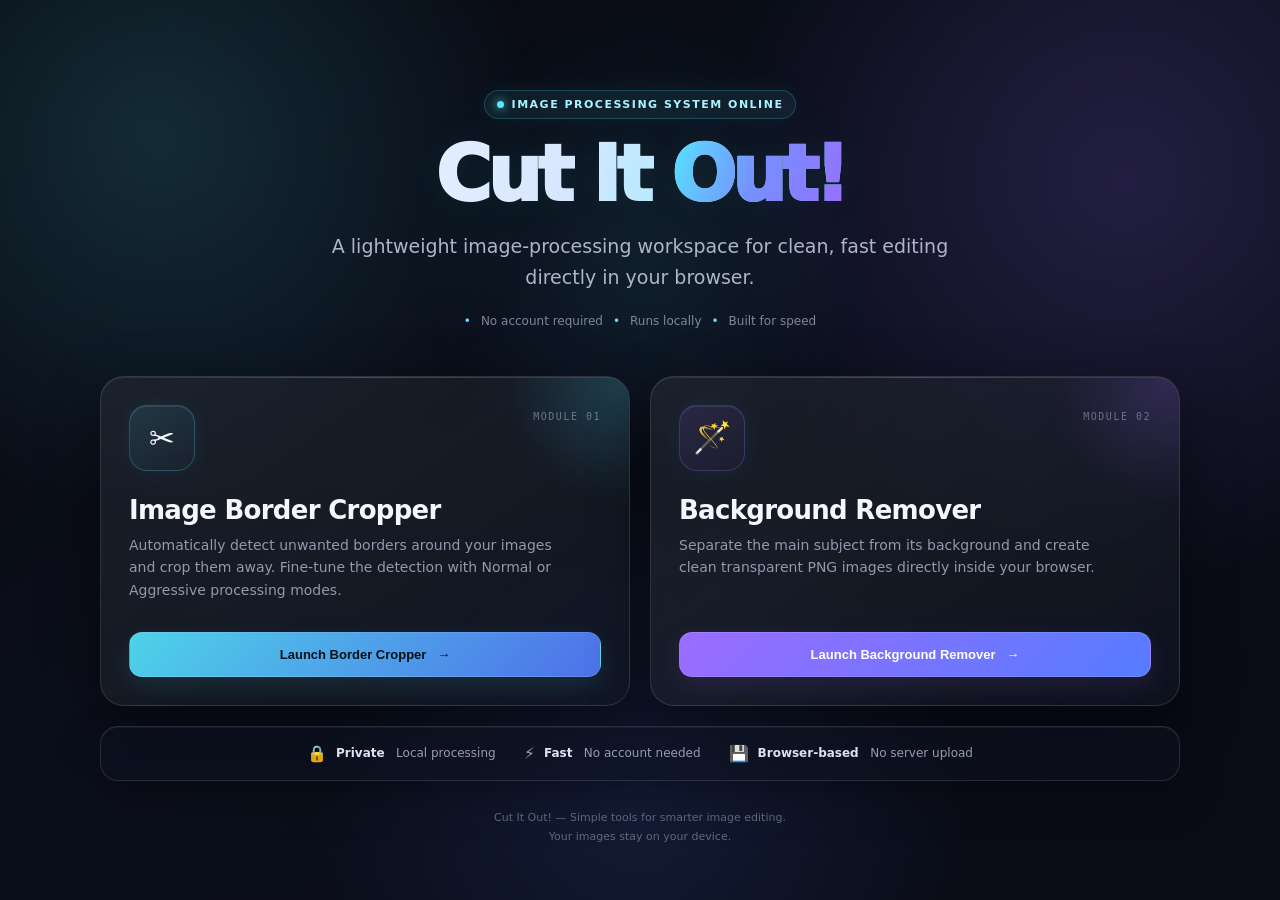
<file: index.html>
<!doctype html>
<html lang="en">
<head>
<meta charset="utf-8">
<meta name="viewport" content="width=device-width,initial-scale=1">

<title>Cut It Out! — Free Image Tools</title>

<style>

:root{
--bg:#070910;
--bg2:#0c1020;

--glass:rgba(18,23,38,.58);
--glass2:rgba(24,30,48,.68);

--line:rgba(255,255,255,.12);
--line-bright:rgba(255,255,255,.22);

--text:#f5f7ff;
--muted:#9299ad;

--cyan:#55e7ff;
--blue:#557cff;
--purple:#9b6cff;
--gold:#f1c33b;
--green:#38e58a;

--shadow:rgba(0,0,0,.45);
}

*{
box-sizing:border-box;
}

html{
scroll-behavior:smooth;
}

body{
margin:0;
min-height:100vh;

font-family:
system-ui,
-apple-system,
BlinkMacSystemFont,
"Segoe UI",
sans-serif;

color:var(--text);

background:
radial-gradient(
circle at 12% 15%,
rgba(85,231,255,.15),
transparent 28%
),
radial-gradient(
circle at 88% 20%,
rgba(155,108,255,.17),
transparent 30%
),
radial-gradient(
circle at 50% 90%,
rgba(85,124,255,.12),
transparent 32%
),
linear-gradient(
145deg,
#070910 0%,
#0b0f1c 45%,
#090b15 100%
);

overflow-x:hidden;
}


/* =========================
   BACKGROUND EFFECTS
========================= */

body::before{
content:"";
position:fixed;
inset:0;

pointer-events:none;

background:
linear-gradient(
rgba(255,255,255,.018) 1px,
transparent 1px
),
linear-gradient(
90deg,
rgba(255,255,255,.018) 1px,
transparent 1px
);

background-size:45px 45px;

mask-image:linear-gradient(
to bottom,
black,
transparent 80%
);

opacity:.35;
}

body::after{
content:"";

position:fixed;

width:500px;
height:500px;

left:50%;
top:0;

transform:translateX(-50%);

background:
radial-gradient(
circle,
rgba(85,231,255,.08),
transparent 65%
);

filter:blur(20px);

pointer-events:none;
}


/* =========================
   MAIN
========================= */

main{
width:min(1080px,calc(100% - 30px));

margin:auto;

padding:
55px 0
45px;

position:relative;

z-index:1;
}


/* =========================
   HERO
========================= */

.hero{
text-align:center;

padding:
35px 0
48px;

animation:
heroIn .8s ease both;
}

@keyframes heroIn{

from{
opacity:0;
transform:translateY(-18px);
}

to{
opacity:1;
transform:translateY(0);
}

}

.system-label{
display:inline-flex;

align-items:center;
gap:8px;

padding:7px 12px;

border-radius:999px;

background:
rgba(85,231,255,.07);

border:
1px solid rgba(85,231,255,.2);

color:#a9f3ff;

font-size:11px;

font-weight:800;

letter-spacing:1.5px;

text-transform:uppercase;

margin-bottom:20px;

box-shadow:
0 0 25px rgba(85,231,255,.06);
}

.system-dot{
width:7px;
height:7px;

border-radius:50%;

background:var(--cyan);

box-shadow:
0 0 10px var(--cyan);

animation:pulse 1.8s infinite;
}

@keyframes pulse{

0%,100%{
opacity:1;
box-shadow:0 0 8px var(--cyan);
}

50%{
opacity:.5;
box-shadow:0 0 18px var(--cyan);
}

}

.logo{
font-size:
clamp(46px,8vw,76px);

font-weight:950;

letter-spacing:-4px;

line-height:.95;

margin:0;

background:
linear-gradient(
110deg,
#ffffff 0%,
#dfe8ff 42%,
#7eeeff 70%,
#ffffff 100%
);

-webkit-background-clip:text;
background-clip:text;

color:transparent;

text-shadow:
0 0 35px rgba(85,231,255,.08);
}

.logo span{
background:
linear-gradient(
110deg,
var(--cyan),
#7b8cff,
var(--purple)
);

-webkit-background-clip:text;
background-clip:text;

color:transparent;
}

.tagline{
font-size:
clamp(15px,2.5vw,19px);

color:#aeb5c8;

margin:
20px auto 0;

max-width:650px;

line-height:1.6;
}


/* =========================
   STATUS LINE
========================= */

.status-line{
display:flex;

justify-content:center;

align-items:center;

gap:10px;

margin-top:22px;

font-size:12px;

color:#7f879c;
}

.status-line span{
color:var(--cyan);
}


/* =========================
   TOOL GRID
========================= */

.tools{
display:grid;

grid-template-columns:
repeat(2,1fr);

gap:20px;

perspective:1000px;
}


/* =========================
   GLASS TOOL CARD
========================= */

.tool{

position:relative;

background:
linear-gradient(
145deg,
rgba(255,255,255,.065),
rgba(255,255,255,.018)
),
rgba(12,16,29,.58);

border:
1px solid var(--line);

border-radius:24px;

padding:28px;

min-height:330px;

display:flex;

flex-direction:column;

overflow:hidden;

backdrop-filter:blur(22px);
-webkit-backdrop-filter:blur(22px);

box-shadow:
0 20px 60px var(--shadow),
inset 0 1px 0 rgba(255,255,255,.07);

opacity:0;

transform:
translateY(35px)
scale(.96);

animation:
cardPop .65s cubic-bezier(.2,.8,.2,1) forwards;

transition:
transform .3s ease,
border-color .3s ease,
box-shadow .3s ease;

}

.tool:nth-child(1){
animation-delay:.12s;
}

.tool:nth-child(2){
animation-delay:.24s;
}

@keyframes cardPop{

0%{
opacity:0;
transform:
translateY(35px)
scale(.94);
}

70%{
opacity:1;
transform:
translateY(-3px)
scale(1.01);
}

100%{
opacity:1;
transform:
translateY(0)
scale(1);
}

}


/* CARD LIGHT */

.tool::before{

content:"";

position:absolute;

width:240px;
height:240px;

right:-110px;
top:-110px;

background:
radial-gradient(
circle,
rgba(85,231,255,.17),
transparent 68%
);

pointer-events:none;

transition:
transform .5s ease,
opacity .5s ease;

}

.tool:nth-child(2)::before{

background:
radial-gradient(
circle,
rgba(155,108,255,.18),
transparent 68%
);

}

.tool::after{

content:"";

position:absolute;

left:0;
right:0;
top:0;

height:1px;

background:
linear-gradient(
90deg,
transparent,
rgba(255,255,255,.3),
transparent
);

opacity:.5;
}


/* CARD HOVER */

.tool:hover{

transform:
translateY(-8px)
scale(1.015);

border-color:
rgba(85,231,255,.32);

box-shadow:
0 28px 75px rgba(0,0,0,.55),
0 0 35px rgba(85,231,255,.06),
inset 0 1px 0 rgba(255,255,255,.1);

}

.tool:nth-child(2):hover{

border-color:
rgba(155,108,255,.35);

box-shadow:
0 28px 75px rgba(0,0,0,.55),
0 0 35px rgba(155,108,255,.07),
inset 0 1px 0 rgba(255,255,255,.1);

}

.tool:hover::before{
transform:scale(1.35);
}


/* =========================
   TOOL HEADER
========================= */

.tool-top{

display:flex;

justify-content:space-between;

align-items:flex-start;

gap:15px;

}

.tool-index{

font-family:
monospace;

font-size:10px;

letter-spacing:1.5px;

color:#687187;

padding-top:6px;
}

.icon{

width:66px;
height:66px;

display:flex;

align-items:center;
justify-content:center;

border-radius:18px;

background:
linear-gradient(
145deg,
rgba(85,231,255,.12),
rgba(85,231,255,.025)
);

border:
1px solid rgba(85,231,255,.22);

font-size:31px;

box-shadow:
0 0 25px rgba(85,231,255,.06),
inset 0 1px 0 rgba(255,255,255,.08);

transition:
transform .3s ease,
box-shadow .3s ease;

}

.tool:nth-child(2) .icon{

background:
linear-gradient(
145deg,
rgba(155,108,255,.13),
rgba(155,108,255,.025)
);

border-color:
rgba(155,108,255,.25);

}

.tool:hover .icon{

transform:
rotate(-4deg)
scale(1.08);

box-shadow:
0 0 30px rgba(85,231,255,.13),
inset 0 1px 0 rgba(255,255,255,.1);

}

.tool:nth-child(2):hover .icon{

box-shadow:
0 0 30px rgba(155,108,255,.14),
inset 0 1px 0 rgba(255,255,255,.1);

}


/* =========================
   TEXT
========================= */

.tool h2{

font-size:26px;

margin:
24px 0 9px;

letter-spacing:-.7px;

}

.tool p{

font-size:14px;

line-height:1.6;

color:var(--muted);

margin:0;

max-width:440px;

}


/* =========================
   TOOL BUTTON
========================= */

.tool-btn{

margin-top:auto;

padding-top:25px;

}

.tool-btn button{

width:100%;

border:
1px solid rgba(255,255,255,.12);

border-radius:13px;

padding:14px 18px;

font-size:13px;

font-weight:850;

cursor:pointer;

background:
linear-gradient(
135deg,
rgba(85,231,255,.9),
rgba(85,124,255,.9)
);

color:#061018;

box-shadow:
0 8px 25px rgba(85,231,255,.1);

transition:
transform .2s ease,
box-shadow .2s ease,
filter .2s ease;

}

.tool:nth-child(2) .tool-btn button{

background:
linear-gradient(
135deg,
#9b6cff,
#557cff
);

color:white;

box-shadow:
0 8px 25px rgba(155,108,255,.12);

}

.tool-btn button:hover{

transform:
translateY(-3px);

filter:brightness(1.1);

box-shadow:
0 12px 32px rgba(85,231,255,.2);

}

.tool:nth-child(2) .tool-btn button:hover{

box-shadow:
0 12px 32px rgba(155,108,255,.2);

}

.tool-btn button:active{

transform:
translateY(0)
scale(.99);

}


/* =========================
   BOTTOM INFO
========================= */

.info-panel{

margin-top:20px;

padding:17px 20px;

display:flex;

justify-content:center;

align-items:center;

gap:28px;

flex-wrap:wrap;

background:
rgba(15,20,34,.48);

border:
1px solid var(--line);

border-radius:18px;

backdrop-filter:blur(18px);
-webkit-backdrop-filter:blur(18px);

box-shadow:
0 15px 45px rgba(0,0,0,.25),
inset 0 1px 0 rgba(255,255,255,.05);

opacity:0;

animation:
cardPop .65s .38s cubic-bezier(.2,.8,.2,1) forwards;
}

.info-item{

display:flex;

align-items:center;

gap:9px;

font-size:12px;

color:#969eb2;

}

.info-item strong{

color:#dce2f0;

font-weight:750;

}

.info-icon{

font-size:16px;
}


/* =========================
   FOOTER
========================= */

footer{

text-align:center;

color:#626a7d;

font-size:11px;

margin-top:28px;

line-height:1.7;

opacity:0;

animation:
fadeIn .7s .55s ease forwards;
}

@keyframes fadeIn{

from{opacity:0}

to{opacity:1}

}


/* =========================
   RESPONSIVE
========================= */

@media(max-width:700px){

main{
width:min(100% - 20px,1080px);
padding:
30px 0
30px;
}

.hero{
padding:
25px 0
35px;
}

.logo{
letter-spacing:-3px;
}

.tools{
grid-template-columns:1fr;
}

.tool{
min-height:310px;
}

.info-panel{
gap:15px;
}

}

@media(max-width:430px){

main{
width:calc(100% - 14px);
}

.logo{
font-size:45px;
letter-spacing:-2.5px;
}

.tagline{
font-size:14px;
}

.tool{
padding:22px;
border-radius:20px;
}

.tool h2{
font-size:23px;
}

.info-panel{
align-items:flex-start;
flex-direction:column;
gap:11px;
}

}

</style>
</head><body>

<main>

<section class="hero">

<div class="system-label">
<span class="system-dot"></span>
IMAGE PROCESSING SYSTEM ONLINE
</div>

<h1 class="logo">
Cut It <span>Out! 
</h1>

<p class="tagline">
A lightweight image-processing workspace for clean,
fast editing directly in your browser.
</p>

<div class="status-line">
<span>•</span>
No account required
<span>•</span>
Runs locally
<span>•</span>
Built for speed
</div>

</section>


<section class="tools">


<article class="tool">

<div class="tool-top">

<div class="icon">
✂️
</div>

<div class="tool-index">
MODULE 01
</div>

</div>


<h2>
Image Border Cropper
</h2>

<p>
Automatically detect unwanted borders around your images
and crop them away. Fine-tune the detection with Normal
or Aggressive processing modes.
</p>


<div class="tool-btn">

<button
type="button"
onclick="openTool('cropper.html')">

Launch Border Cropper
&nbsp; →

</button>

</div>

</article>



<article class="tool">

<div class="tool-top">

<div class="icon">
🪄
</div>

<div class="tool-index">
MODULE 02
</div>

</div>


<h2>
Background Remover
</h2>

<p>
Separate the main subject from its background and create
clean transparent PNG images directly inside your browser.
</p>


<div class="tool-btn">

<button
type="button"
onclick="openTool('bg-remover.html')">

Launch Background Remover
&nbsp; →

</button>

</div>

</article>


</section>



<section class="info-panel">

<div class="info-item">

<span class="info-icon">🔒</span>

<span>
<strong>Private</strong>
&nbsp; Local processing
</span>

</div>


<div class="info-item">

<span class="info-icon">⚡</span>

<span>
<strong>Fast</strong>
&nbsp; No account needed
</span>

</div>


<div class="info-item">

<span class="info-icon">💾</span>

<span>
<strong>Browser-based</strong>
&nbsp; No server upload
</span>

</div>

</section>



<footer>

Cut It Out! — Simple tools for smarter image editing.<br>

Your images stay on your device.

</footer>


</main>



<script>

function openTool(page){

window.location.href=page;

}

</script>


</body>
</html>
</file>
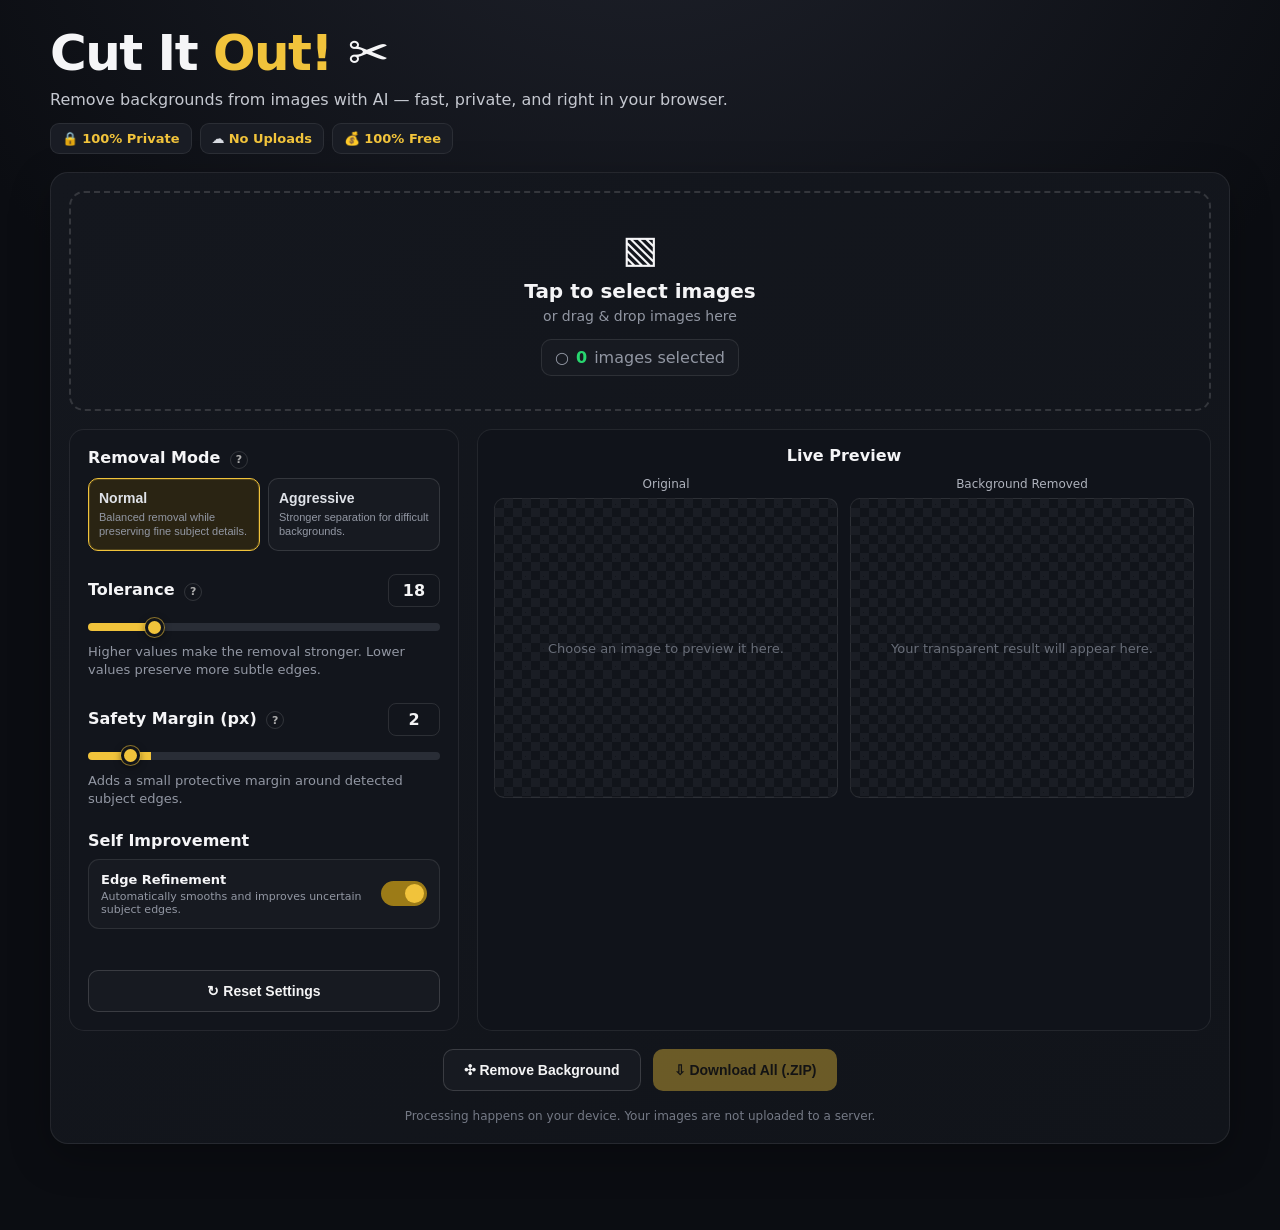
<file: Bg-remover.html>
<!doctype html>
<html lang="en">
<head>
<meta charset="utf-8">
<meta name="viewport" content="width=device-width,initial-scale=1">
<title>Free Background Remover Online | Cut It Out!</title>
<style>
:root{
--bg:#0b0d12;
--panel:#13161d;
--panel2:#171a22;
--line:#ffffff14;
--text:#f5f5f7;
--muted:#9297a3;
--gold:#f1c33b;
--gold2:#dcae27;
--green:#28d66f;
--danger:#ff6464;
}
*{box-sizing:border-box}
body{
margin:0;
background:radial-gradient(circle at 50% -20%,#20232d 0,#0b0d12 48%);
color:var(--text);
font-family:system-ui,-apple-system,BlinkMacSystemFont,"Segoe UI",sans-serif;
}
main{
width:min(1180px,calc(100% - 28px));
margin:auto;
padding:28px 0 50px;
}
h1{
font-size:clamp(34px,5vw,50px);
line-height:1;
margin:0 0 12px;
font-weight:850;
letter-spacing:-1.5px;
}
h1 span{color:var(--gold)}
.subtitle{
font-size:16px;
color:#c5c8d0;
margin:0 0 14px;
}
.badges{
display:flex;
gap:8px;
flex-wrap:wrap;
margin-bottom:18px;
}
.badge{
background:#191c24;
border:1px solid var(--line);
padding:7px 11px;
border-radius:9px;
font-size:13px;
color:#d8dbe2;
}
.badge b{color:var(--gold)}
.card{
background:linear-gradient(145deg,#14171e,#11141a);
border:1px solid var(--line);
border-radius:18px;
padding:18px;
box-shadow:0 12px 40px #0004;
}
.drop{
min-height:220px;
border:2px dashed #ffffff24;
border-radius:15px;
display:flex;
flex-direction:column;
justify-content:center;
align-items:center;
text-align:center;
cursor:pointer;
transition:.18s;
user-select:none;
}
.drop:hover,
.drop.drag{
border-color:var(--gold);
background:#ffffff04;
transform:translateY(-1px);
}
.drop-icon{
font-size:38px;
margin-bottom:8px;
}
.drop-title{
font-size:20px;
font-weight:800;
}
.drop-sub{
font-size:14px;
color:var(--muted);
margin-top:5px;
}
.count{
display:inline-flex;
align-items:center;
gap:7px;
margin-top:15px;
padding:8px 13px;
border:1px solid #ffffff18;
background:#171a21;
border-radius:10px;
color:var(--muted);
}
.count strong{color:var(--green)}
input[type=file]{display:none}

.workspace{
display:grid;
grid-template-columns:390px 1fr;
gap:18px;
margin-top:18px;
}
.settings{
background:#12151c;
border:1px solid var(--line);
border-radius:15px;
padding:18px;
}
.setting{
margin-bottom:23px;
}
.setting:last-child{margin-bottom:0}
.setting-head{
display:flex;
justify-content:space-between;
align-items:center;
font-weight:750;
margin-bottom:9px;
}
.value{
border:1px solid #ffffff1c;
border-radius:8px;
padding:6px 11px;
min-width:52px;
text-align:center;
color:#f3f3f4;
}
.help{
border:1px solid #ffffff22;
border-radius:50%;
font-size:11px;
width:18px;
height:18px;
display:inline-flex;
align-items:center;
justify-content:center;
margin-left:4px;
color:#aaa;
}
.desc{
color:var(--muted);
font-size:13px;
line-height:1.4;
margin-top:8px;
}
.mode-group{
display:grid;
grid-template-columns:1fr 1fr;
gap:8px;
margin-top:8px;
}
.mode-btn{
background:#171a21;
border:1px solid #ffffff20;
color:#dfe2e8;
border-radius:10px;
padding:11px 10px;
text-align:left;
cursor:pointer;
font-weight:750;
transition:.15s;
}
.mode-btn:hover{
border-color:#ffffff40;
background:#1c2028;
}
.mode-btn small{
display:block;
color:var(--muted);
font-size:11px;
font-weight:500;
margin-top:4px;
line-height:1.35;
}
.mode-btn.active{
border-color:var(--gold);
background:#2a2413;
box-shadow:0 0 0 1px #f1c33b33 inset;
}
.mode-btn:disabled{
cursor:not-allowed;
opacity:.5;
}

.range-wrap{
position:relative;
padding-top:3px;
}
input[type=range]{
width:100%;
height:8px;
margin:0;
appearance:none;
-webkit-appearance:none;
background:linear-gradient(to right,var(--gold) 0%,var(--gold) var(--fill,18%),#292d36 var(--fill,18%),#292d36 100%);
border-radius:99px;
outline:none;
cursor:pointer;
}
input[type=range]::-webkit-slider-runnable-track{
height:8px;
border-radius:99px;
background:transparent;
}
input[type=range]::-webkit-slider-thumb{
appearance:none;
-webkit-appearance:none;
width:19px;
height:19px;
margin-top:-5.5px;
border-radius:50%;
background:var(--gold);
border:3px solid #11141a;
box-shadow:0 0 0 1px #f1c33b88,0 2px 7px #0008;
cursor:pointer;
}
input[type=range]::-moz-range-track{
height:8px;
border-radius:99px;
background:#292d36;
}
input[type=range]::-moz-range-progress{
height:8px;
border-radius:99px;
background:var(--gold);
}
input[type=range]::-moz-range-thumb{
width:19px;
height:19px;
border-radius:50%;
background:var(--gold);
border:3px solid #11141a;
box-shadow:0 0 0 1px #f1c33b88;
cursor:pointer;
}

.switch-row{
display:flex;
align-items:center;
justify-content:space-between;
gap:12px;
padding:12px;
background:#171a21;
border:1px solid #ffffff18;
border-radius:11px;
}
.switch-text{
font-size:13px;
font-weight:700;
}
.switch-text small{
display:block;
font-size:11px;
font-weight:500;
color:var(--muted);
margin-top:3px;
}
.switch{
position:relative;
width:46px;
height:25px;
flex:0 0 auto;
}
.switch input{
display:none;
}
.switch-slider{
position:absolute;
inset:0;
border-radius:99px;
background:#30343d;
cursor:pointer;
transition:.2s;
}
.switch-slider:before{
content:"";
position:absolute;
width:19px;
height:19px;
left:3px;
top:3px;
background:#aaa;
border-radius:50%;
transition:.2s;
}
.switch input:checked+.switch-slider{
background:#9c7b17;
}
.switch input:checked+.switch-slider:before{
transform:translateX(21px);
background:var(--gold);
}

.previewbox{
background:#10131a;
border:1px solid var(--line);
border-radius:15px;
padding:16px;
min-width:0;
}
.preview-title{
text-align:center;
font-weight:750;
margin-bottom:12px;
}
.previews{
display:grid;
grid-template-columns:1fr 1fr;
gap:12px;
}
.pane{
min-width:0;
}
.pane label{
display:block;
text-align:center;
color:#aeb2bc;
font-size:12px;
margin-bottom:7px;
}
.frame{
height:300px;
border:1px solid #ffffff15;
border-radius:10px;
display:flex;
align-items:center;
justify-content:center;
overflow:hidden;
background:
linear-gradient(45deg,#1a1d24 25%,transparent 25%) 0 0/18px 18px,
linear-gradient(-45deg,#1a1d24 25%,transparent 25%) 0 9px/18px 18px,
linear-gradient(45deg,transparent 75%,#1a1d24 75%) 9px -9px/18px 18px,
linear-gradient(-45deg,transparent 75%,#1a1d24 75%) -9px 0/18px 18px,
#11141a;
}
.frame img{
max-width:100%;
max-height:100%;
object-fit:contain;
display:block;
}
.empty-preview{
color:#686d78;
font-size:13px;
text-align:center;
padding:20px;
}
.actions{
display:flex;
gap:12px;
justify-content:center;
flex-wrap:wrap;
margin-top:18px;
}
button{
border:1px solid transparent;
border-radius:10px;
padding:12px 20px;
font-weight:800;
font-size:14px;
cursor:pointer;
transition:.15s;
}
.primary{
background:var(--gold);
color:#16120a;
}
.primary:hover{
background:#ffd14e;
transform:translateY(-1px);
}
.secondary{
background:#171a21;
border-color:#ffffff26;
color:#f4f4f5;
}
.secondary:hover{
background:#1d212a;
border-color:#ffffff38;
transform:translateY(-1px);
}
button:disabled{
opacity:.4;
cursor:not-allowed;
transform:none!important;
}
.progress-card{
margin-top:18px;
display:none;
}
.progress-top{
display:flex;
justify-content:space-between;
gap:12px;
margin-bottom:8px;
color:#d9dce2;
}
.percent{
color:var(--gold);
font-weight:800;
}
.track{
height:9px;
background:#242832;
border-radius:99px;
overflow:hidden;
}
.bar{
height:100%;
width:0;
background:linear-gradient(90deg,var(--gold2),var(--gold));
border-radius:99px;
transition:width .15s;
}
.status{
font-size:13px;
color:var(--muted);
margin-top:8px;
}

.results{
display:grid;
grid-template-columns:repeat(auto-fill,minmax(190px,1fr));
gap:12px;
margin-top:18px;
}
.result{
background:#12151b;
border:1px solid var(--line);
border-radius:12px;
overflow:hidden;
position:relative;
}
.result img{
width:100%;
height:160px;
object-fit:contain;
background:#0d1015;
display:block;
}
.result-body{
padding:9px;
}
.result-name{
font-size:11px;
white-space:nowrap;
overflow:hidden;
text-overflow:ellipsis;
color:#c8cbd2;
}
.result-size{
font-size:11px;
color:#707580;
margin-top:3px;
}
.done{
position:absolute;
top:7px;
left:7px;
background:#0b8d43;
color:white;
border-radius:6px;
padding:3px 6px;
font-size:9px;
font-weight:900;
}
.download-one{
position:absolute;
right:7px;
top:7px;
width:29px;
height:29px;
padding:0;
background:#171a20;
color:white;
border:1px solid #ffffff22;
}
.download-one:hover{
background:#242933;
}
.pagination{
display:flex;
justify-content:center;
align-items:center;
gap:7px;
flex-wrap:wrap;
margin:18px 0 0;
}
.page-btn{
min-width:38px;
padding:9px 12px;
background:#171a21;
color:#ddd;
border:1px solid #ffffff1c;
}
.page-btn.active{
background:var(--gold);
color:#17130a;
border-color:var(--gold);
}
.page-info{
font-size:12px;
color:var(--muted);
margin:0 8px;
}
.note{
font-size:12px;
color:#747985;
text-align:center;
margin-top:16px;
line-height:1.5;
}
.locked{
opacity:.6;
}
@media(max-width:820px){
.workspace{
grid-template-columns:1fr;
}
.frame{
height:270px;
}
}
@media(max-width:520px){
main{
width:min(100% - 18px,1180px);
padding-top:18px;
}
.mode-group{
grid-template-columns:1fr;
}
.previews{
grid-template-columns:1fr;
}
.frame{
height:250px;
}
}
</style>
</head>
<body>
<main>
<header>
<h1>Cut It <span>Out!</span> ✂️</h1>
<p class="subtitle">Remove backgrounds from images with AI — fast, private, and right in your browser.</p>
<div class="badges">
<div class="badge">🔒 <b>100% Private</b></div>
<div class="badge">☁️ <b>No Uploads</b></div>
<div class="badge">💰 <b>100% Free</b></div>
</div>
</header>

<section class="card">
<div class="drop" id="drop">
<div class="drop-icon">▧</div>
<div class="drop-title">Tap to select images</div>
<div class="drop-sub">or drag & drop images here</div>
<div class="count" id="count"><span>○</span><strong>0</strong> images selected</div>
<input id="files" type="file" accept="image/*" multiple>
</div>

<div class="workspace">
<div class="settings" id="settings">

<div class="setting">
<div class="setting-head">
<span>Removal Mode <span class="help" title="Choose how strongly the background is removed">?</span></span>
</div>
<div class="mode-group">
<button type="button" class="mode-btn active" id="modeNormal">
Normal
<small>Balanced removal while preserving fine subject details.</small>
</button>
<button type="button" class="mode-btn" id="modeAggressive">
Aggressive
<small>Stronger separation for difficult backgrounds.</small>
</button>
</div>
</div>

<div class="setting">
<div class="setting-head">
<span>Tolerance <span class="help" title="Controls the strength of the mask cleanup">?</span></span>
<span class="value" id="tolVal">18</span>
</div>
<input id="tol" type="range" min="1" max="100" value="18">
<div class="desc">Higher values make the removal stronger. Lower values preserve more subtle edges.</div>
</div>

<div class="setting">
<div class="setting-head">
<span>Safety Margin (px) <span class="help" title="Protects a small amount around subject edges">?</span></span>
<span class="value" id="padVal">2</span>
</div>
<input id="pad" type="range" min="0" max="20" value="2">
<div class="desc">Adds a small protective margin around detected subject edges.</div>
</div>

<div class="setting">
<div class="setting-head">
<span>Self Improvement</span>
</div>
<div class="switch-row">
<div class="switch-text">
Edge Refinement
<small>Automatically smooths and improves uncertain subject edges.</small>
</div>
<label class="switch">
<input type="checkbox" id="selfImprove" checked>
<span class="switch-slider"></span>
</label>
</div>
</div>

<button type="button" class="secondary" id="reset" style="width:100%;margin-top:18px">↻ Reset Settings</button>

</div>

<div class="previewbox">
<div class="preview-title">Live Preview</div>
<div class="previews">
<div class="pane">
<label>Original</label>
<div class="frame" id="originalFrame">
<div class="empty-preview">Choose an image to preview it here.</div>
<img id="origPreview" style="display:none">
</div>
</div>
<div class="pane">
<label>Background Removed</label>
<div class="frame" id="resultFrame">
<div class="empty-preview">Your transparent result will appear here.</div>
<img id="cropPreview" style="display:none">
</div>
</div>
</div>
</div>
</div>

<div class="actions">
<button type="button" class="secondary" id="clean">✣ Remove Background</button>
<button type="button" class="primary" id="downloadAll" disabled>⇩ Download All (.ZIP)</button>
</div>

<div class="note">Processing happens on your device. Your images are not uploaded to a server.</div>
</section>

<section class="card progress-card" id="progressCard">
<div class="progress-top">
<span id="progressText">Preparing…</span>
<span class="percent" id="percent">0%</span>
</div>
<div class="track"><div class="bar" id="bar"></div></div>
<div class="status" id="status"></div>
</section>

<div class="results" id="results"></div>
<div class="pagination" id="pagination"></div>
  </main>
  <script>
const $=id=>document.getElementById(id);

const filesEl=$("files");
const drop=$("drop");
const count=$("count");

const modeNormal=$("modeNormal");
const modeAggressive=$("modeAggressive");
const tolEl=$("tol");
const padEl=$("pad");
const tolVal=$("tolVal");
const padVal=$("padVal");
const selfImprove=$("selfImprove");
const resetBtn=$("reset");

const origPreview=$("origPreview");
const cropPreview=$("cropPreview");
const originalFrame=$("originalFrame");
const resultFrame=$("resultFrame");

const cleanBtn=$("clean");
const downloadAll=$("downloadAll");

const progressCard=$("progressCard");
const progressText=$("progressText");
const percent=$("percent");
const bar=$("bar");
const status=$("status");

const results=$("results");
const pagination=$("pagination");

let selected=[];
let outputs=[];
let currentPage=1;
let cropMode="normal";
let previewURL=null;
let previewToken=0;

const PAGE_SIZE=20;

function updateSlider(el){
const min=Number(el.min);
const max=Number(el.max);
const value=Number(el.value);
const pct=((value-min)/(max-min))*100;
el.style.setProperty("--fill",pct+"%");
}

updateSlider(tolEl);
updateSlider(padEl);

function updateCount(){
count.innerHTML=`<span style="color:#28d66f">✓</span><strong>${selected.length}</strong> images selected`;
}

function setFiles(files){
const valid=files.filter(f=>f&&f.type&&f.type.startsWith("image/"));

selected=valid;

updateCount();

if(!selected.length){
origPreview.style.display="none";
cropPreview.style.display="none";
return;
}

showPreview(selected[0]);
}

drop.addEventListener("click",event=>{
if(event.target===filesEl)return;
filesEl.click();
});

filesEl.addEventListener("change",()=>{
setFiles(Array.from(filesEl.files||[]));
});

drop.addEventListener("dragover",event=>{
event.preventDefault();
drop.classList.add("drag");
});

drop.addEventListener("dragleave",event=>{
if(!drop.contains(event.relatedTarget)){
drop.classList.remove("drag");
}
});

drop.addEventListener("drop",event=>{
event.preventDefault();
drop.classList.remove("drag");
setFiles(Array.from(event.dataTransfer.files||[]));
});

async function showPreview(file){
if(previewURL){
URL.revokeObjectURL(previewURL);
previewURL=null;
}

previewURL=URL.createObjectURL(file);

origPreview.src=previewURL;
origPreview.style.display="block";

const empty=originalFrame.querySelector(".empty-preview");
if(empty)empty.style.display="none";

updatePreview();
}

function loadImage(file){
return new Promise((resolve,reject)=>{
const url=URL.createObjectURL(file);
const img=new Image();

img.onload=()=>{
URL.revokeObjectURL(url);
resolve(img);
};

img.onerror=()=>{
URL.revokeObjectURL(url);
reject(new Error("Could not load image."));
};

img.src=url;
});
}

function setMode(mode){
cropMode=mode;

modeNormal.classList.toggle("active",mode==="normal");
modeAggressive.classList.toggle("active",mode==="aggressive");

updatePreview();
}

modeNormal.addEventListener("click",()=>{
if(!modeNormal.disabled)setMode("normal");
});

modeAggressive.addEventListener("click",()=>{
if(!modeAggressive.disabled)setMode("aggressive");
});

tolEl.addEventListener("input",()=>{
tolVal.textContent=tolEl.value;
updateSlider(tolEl);
updatePreview();
});

padEl.addEventListener("input",()=>{
padVal.textContent=padEl.value;
updateSlider(padEl);
updatePreview();
});

resetBtn.addEventListener("click",()=>{
tolEl.value="18";
padEl.value="2";
selfImprove.checked=true;

tolVal.textContent="18";
padVal.textContent="2";

updateSlider(tolEl);
updateSlider(padEl);

setMode("normal");
});

function setLocked(value){
settings.classList.toggle("locked",value);

tolEl.disabled=value;
padEl.disabled=value;
resetBtn.disabled=value;
modeNormal.disabled=value;
modeAggressive.disabled=value;
selfImprove.disabled=value;
}

function setProgress(value,text){
const v=Math.max(0,Math.min(100,value));

bar.style.width=v+"%";
percent.textContent=Math.round(v)+"%";

if(text)progressText.textContent=text;
}
    <script>
let remover=null;
let modelLoading=null;

async function getRemover(){
if(remover)return remover;

if(modelLoading)return modelLoading;

modelLoading=(async()=>{
status.textContent="Loading AI background remover…";

try{
const mod=await import(
"https://cdn.jsdelivr.net/npm/@huggingface/transformers@3.8.1"
);

const pipeline=mod.pipeline;

remover=await pipeline(
"background-removal",
"briaai/RMBG-1.4"
);

return remover;
}catch(error){
console.error(error);
throw new Error(
"AI model could not load. Open this page through GitHub Pages or localhost and try again."
);
}finally{
modelLoading=null;
}
})();

return modelLoading;
}

async function removeBackground(file){
const pipe=await getRemover();

const url=URL.createObjectURL(file);

try{
const output=await pipe(url);

if(!output||!output.length){
throw new Error("The AI model returned no result.");
}

const first=output[0];

if(first&&typeof first.toCanvas==="function"){
return first.toCanvas();
}

if(first&&typeof first.toBlob==="function"){
const blob=await first.toBlob();
const bitmap=await createImageBitmap(blob);

const canvas=document.createElement("canvas");
canvas.width=bitmap.width;
canvas.height=bitmap.height;

canvas.getContext("2d").drawImage(bitmap,0,0);

if(bitmap.close)bitmap.close();

return canvas;
}

throw new Error("Unsupported AI output.");
}finally{
URL.revokeObjectURL(url);
}
}

function resizeMask(mask,width,height){
const canvas=document.createElement("canvas");

canvas.width=width;
canvas.height=height;

const ctx=canvas.getContext("2d",{
willReadFrequently:true
});

ctx.imageSmoothingEnabled=true;
ctx.imageSmoothingQuality="high";

ctx.drawImage(
mask,
0,
0,
width,
height
);

return canvas;
}

function refineAlpha(alpha,width,height,aggressive){
const result=new Uint8ClampedArray(alpha);

const threshold=aggressive?20:10;

for(let y=1;y<height-1;y++){
for(let x=1;x<width-1;x++){

const i=y*width+x;

if(alpha[i]===0)continue;

let neighbors=0;

if(alpha[i-1]>100)neighbors++;
if(alpha[i+1]>100)neighbors++;
if(alpha[i-width]>100)neighbors++;
if(alpha[i+width]>100)neighbors++;

if(neighbors===0&&alpha[i]<150){
result[i]=0;
}else if(
neighbors>=3&&
alpha[i]>40&&
alpha[i]<220
){
result[i]=Math.min(
255,
alpha[i]+threshold
);
}
}
}

return result;
}

function applySafety(alpha,width,height,pad){
if(pad<=0)return alpha;

const result=new Uint8ClampedArray(alpha);

for(let y=0;y<height;y++){
for(let x=0;x<width;x++){

const i=y*width+x;

if(alpha[i]>0)continue;

let nearby=false;

for(
let yy=Math.max(0,y-pad);
yy<=Math.min(height-1,y+pad)&&!nearby;
yy++
){
for(
let xx=Math.max(0,x-pad);
xx<=Math.min(width-1,x+pad);
xx++
){
if(alpha[yy*width+xx]>180){
nearby=true;
break;
}
}
}

if(nearby)result[i]=12;
}
}

return result;
}

async function createTransparentPNG(file){
const img=await loadImage(file);

const width=img.naturalWidth;
const height=img.naturalHeight;

const mask=await removeBackground(file);
const fitted=resizeMask(mask,width,height);

const maskCtx=fitted.getContext("2d",{
willReadFrequently:true
});

const maskData=maskCtx.getImageData(
0,
0,
width,
height
);

const alpha=new Uint8ClampedArray(width*height);

for(let i=0,p=0;i<maskData.data.length;i+=4,p++){
const r=maskData.data[i];
const g=maskData.data[i+1];
const b=maskData.data[i+2];
const a=maskData.data[i+3];

alpha[p]=Math.round(
((r+g+b)/3)*(a/255)
);
}

const aggressive=cropMode==="aggressive";

let finalAlpha=alpha;

const tolerance=Number(tolEl.value);
const cutoff=aggressive
?Math.max(0,30-tolerance/3)
:Math.max(0,18-tolerance/5);

for(let i=0;i<finalAlpha.length;i++){
let a=finalAlpha[i];

if(a<=cutoff){
a=0;
}

finalAlpha[i]=a;
}

if(selfImprove.checked){
finalAlpha=refineAlpha(
finalAlpha,
width,
height,
aggressive
);
}

finalAlpha=applySafety(
finalAlpha,
width,
height,
Number(padEl.value)
);

const canvas=document.createElement("canvas");

canvas.width=width;
canvas.height=height;

const ctx=canvas.getContext("2d",{
willReadFrequently:true
});

ctx.clearRect(0,0,width,height);

ctx.drawImage(
img,
0,
0,
width,
height
);

const imageData=ctx.getImageData(
0,
0,
width,
height
);

for(let i=0,p=0;i<imageData.data.length;i+=4,p++){
imageData.data[i+3]=finalAlpha[p];
}

ctx.putImageData(imageData,0,0);

const blob=await new Promise((resolve,reject)=>{
canvas.toBlob(blob=>{
if(blob)resolve(blob);
else reject(new Error("Could not create PNG."));
},"image/png");
});

return{
blob,
width,
height
};
}

async function updatePreview(){
if(!selected.length)return;

const token=++previewToken;

cropPreview.style.display="none";

try{
const result=await createTransparentPNG(
selected[0]
);

if(token!==previewToken)return;

const url=URL.createObjectURL(result.blob);

cropPreview.onload=()=>{
URL.revokeObjectURL(url);
};

cropPreview.src=url;
cropPreview.style.display="block";

const empty=resultFrame.querySelector(".empty-preview");
if(empty)empty.style.display="none";

}catch(error){
console.error(error);

if(token===previewToken){
cropPreview.style.display="none";
}
}
    }
    <script>
function downloadBlob(blob,name){
const url=URL.createObjectURL(blob);
const a=document.createElement("a");

a.href=url;
a.download=name;

document.body.appendChild(a);
a.click();
a.remove();

setTimeout(()=>{
URL.revokeObjectURL(url);
},4000);
}

function outputName(name){
const dot=name.lastIndexOf(".");
const base=dot>0?name.slice(0,dot):name;
return base+".png";
}

function renderResults(){
results.innerHTML="";

const totalPages=Math.max(
1,
Math.ceil(outputs.length/PAGE_SIZE)
);

if(currentPage>totalPages){
currentPage=totalPages;
}

const start=(currentPage-1)*PAGE_SIZE;

outputs
.slice(start,start+PAGE_SIZE)
.forEach(item=>{
const card=document.createElement("div");
card.className="result";

const img=document.createElement("img");
img.src=URL.createObjectURL(item.blob);
img.alt=item.name;

const done=document.createElement("div");
done.className="done";
done.textContent="DONE";

const button=document.createElement("button");
button.type="button";
button.className="download-one";
button.textContent="⇩";

button.addEventListener("click",()=>{
downloadBlob(item.blob,item.name);
});

const body=document.createElement("div");
body.className="result-body";

const name=document.createElement("div");
name.className="result-name";
name.textContent=item.name;
name.title=item.name;

const size=document.createElement("div");
size.className="result-size";
size.textContent=
`${item.width} × ${item.height}`;

body.append(name,size);

card.append(
img,
done,
button,
body
);

results.appendChild(card);
});

renderPagination();
}

function renderPagination(){
pagination.innerHTML="";

const totalPages=Math.max(
1,
Math.ceil(outputs.length/PAGE_SIZE)
);

if(totalPages<=1)return;

const prev=document.createElement("button");

prev.type="button";
prev.className="page-btn";
prev.textContent="‹";
prev.disabled=currentPage===1;

prev.addEventListener("click",()=>{
if(currentPage>1){
currentPage--;
renderResults();
}
});

pagination.appendChild(prev);

const first=Math.max(
1,
Math.min(
currentPage-3,
totalPages-6
)
);

const last=Math.min(
totalPages,
first+6
);

for(let p=first;p<=last;p++){
const button=document.createElement("button");

button.type="button";
button.className=
"page-btn"+
(p===currentPage?" active":"");

button.textContent=p;

button.addEventListener("click",()=>{
currentPage=p;
renderResults();
});

pagination.appendChild(button);
}

const next=document.createElement("button");

next.type="button";
next.className="page-btn";
next.textContent="›";
next.disabled=currentPage===totalPages;

next.addEventListener("click",()=>{
if(currentPage<totalPages){
currentPage++;
renderResults();
}
});

pagination.appendChild(next);

const info=document.createElement("span");

info.className="page-info";
info.textContent=
`Page ${currentPage} of ${totalPages} • ${outputs.length} images`;

pagination.appendChild(info);
}

cleanBtn.addEventListener("click",async()=>{
if(!selected.length){
alert("Select some images first.");
return;
}

outputs=[];
currentPage=1;

results.innerHTML="";
pagination.innerHTML="";

downloadAll.disabled=true;
cleanBtn.disabled=true;

setLocked(true);

progressCard.style.display="block";

try{
for(let i=0;i<selected.length;i++){

const file=selected[i];

setProgress(
(i/selected.length)*100,
`Processing ${i+1} of ${selected.length}…`
);

status.textContent=file.name;

const result=await createTransparentPNG(file);

outputs.push({
blob:result.blob,
name:outputName(file.name),
width:result.width,
height:result.height
});

setProgress(
((i+1)/selected.length)*100,
`Processing ${i+1} of ${selected.length}…`
);

await new Promise(r=>setTimeout(r,0));
}

setProgress(
100,
`Finished ${selected.length} image${selected.length===1?"":"s"}`
);

status.textContent=
"Transparent PNGs are ready.";

renderResults();

downloadAll.disabled=false;

}catch(error){

console.error(error);

status.textContent=
error.message||
"Something went wrong.";

alert(
"Background removal failed. If you opened the HTML directly from your device, run it through GitHub Pages or a local web server."
);

}finally{

cleanBtn.disabled=false;
setLocked(false);

}
});

downloadAll.addEventListener("click",async()=>{
if(!outputs.length)return;

downloadAll.disabled=true;
downloadAll.textContent="Creating ZIP…";

try{
const zip=await makeZip(outputs);

downloadBlob(
zip,
"cut-it-out-background-removed.zip"
);

}catch(error){
console.error(error);
alert("Could not create the ZIP.");
}finally{
downloadAll.disabled=false;
downloadAll.textContent=
"⇩ Download All (.ZIP)";
}
});

function crc32(data){
let table=crc32.table;

if(!table){
table=new Uint32Array(256);

for(let n=0;n<256;n++){
let c=n;

for(let k=0;k<8;k++){
c=(c&1)
?0xedb88320^(c>>>1)
:c>>>1;
}

table[n]=c>>>0;
}

crc32.table=table;
}

let c=0xffffffff;

for(let i=0;i<data.length;i++){
c=
table[(c^data[i])&255]^
(c>>>8);
}

return(c^0xffffffff)>>>0;
}

function u16(a,n){
a.push(n&255,(n>>>8)&255);
}

function u32(a,n){
a.push(
n&255,
(n>>>8)&255,
(n>>>16)&255,
(n>>>24)&255
);
}

function bytes(text){
return new TextEncoder().encode(text);
}

async function makeZip(items){
const chunks=[];
const central=[];
let offset=0;

for(const item of items){

const data=new Uint8Array(
await item.blob.arrayBuffer()
);

const name=bytes(item.name);
const crc=crc32(data);

const local=[];

u32(local,0x04034b50);
u16(local,20);
u16(local,0);
u16(local,0);
u16(local,0);
u16(local,0);
u32(local,crc);
u32(local,data.length);
u32(local,data.length);
u16(local,name.length);
u16(local,0);

chunks.push(
new Uint8Array(local),
name,
data
);

const cen=[];

u32(cen,0x02014b50);
u16(cen,20);
u16(cen,20);
u16(cen,0);
u16(cen,0);
u16(cen,0);
u16(cen,0);
u32(cen,crc);
u32(cen,data.length);
u32(cen,data.length);
u16(cen,name.length);
u16(cen,0);
u16(cen,0);
u16(cen,0);
u16(cen,0);
u32(cen,0);
u32(cen,offset);

central.push(
new Uint8Array(cen),
name
);

offset+=
local.length+
name.length+
data.length;
}

const centralOffset=offset;
let centralSize=0;

for(const item of central){
chunks.push(item);
centralSize+=item.length;
}

const end=[];

u32(end,0x06054b50);
u16(end,0);
u16(end,0);
u16(end,items.length);
u16(end,items.length);
u32(end,centralSize);
u32(end,centralOffset);
u16(end,0);

chunks.push(new Uint8Array(end));

return new Blob(
chunks,
{type:"application/zip"}
);
}

updateCount();
setMode("normal");

console.log(
"Cut It Out! Background Remover loaded successfully."
);
</script>
</body>
</html>
</file>
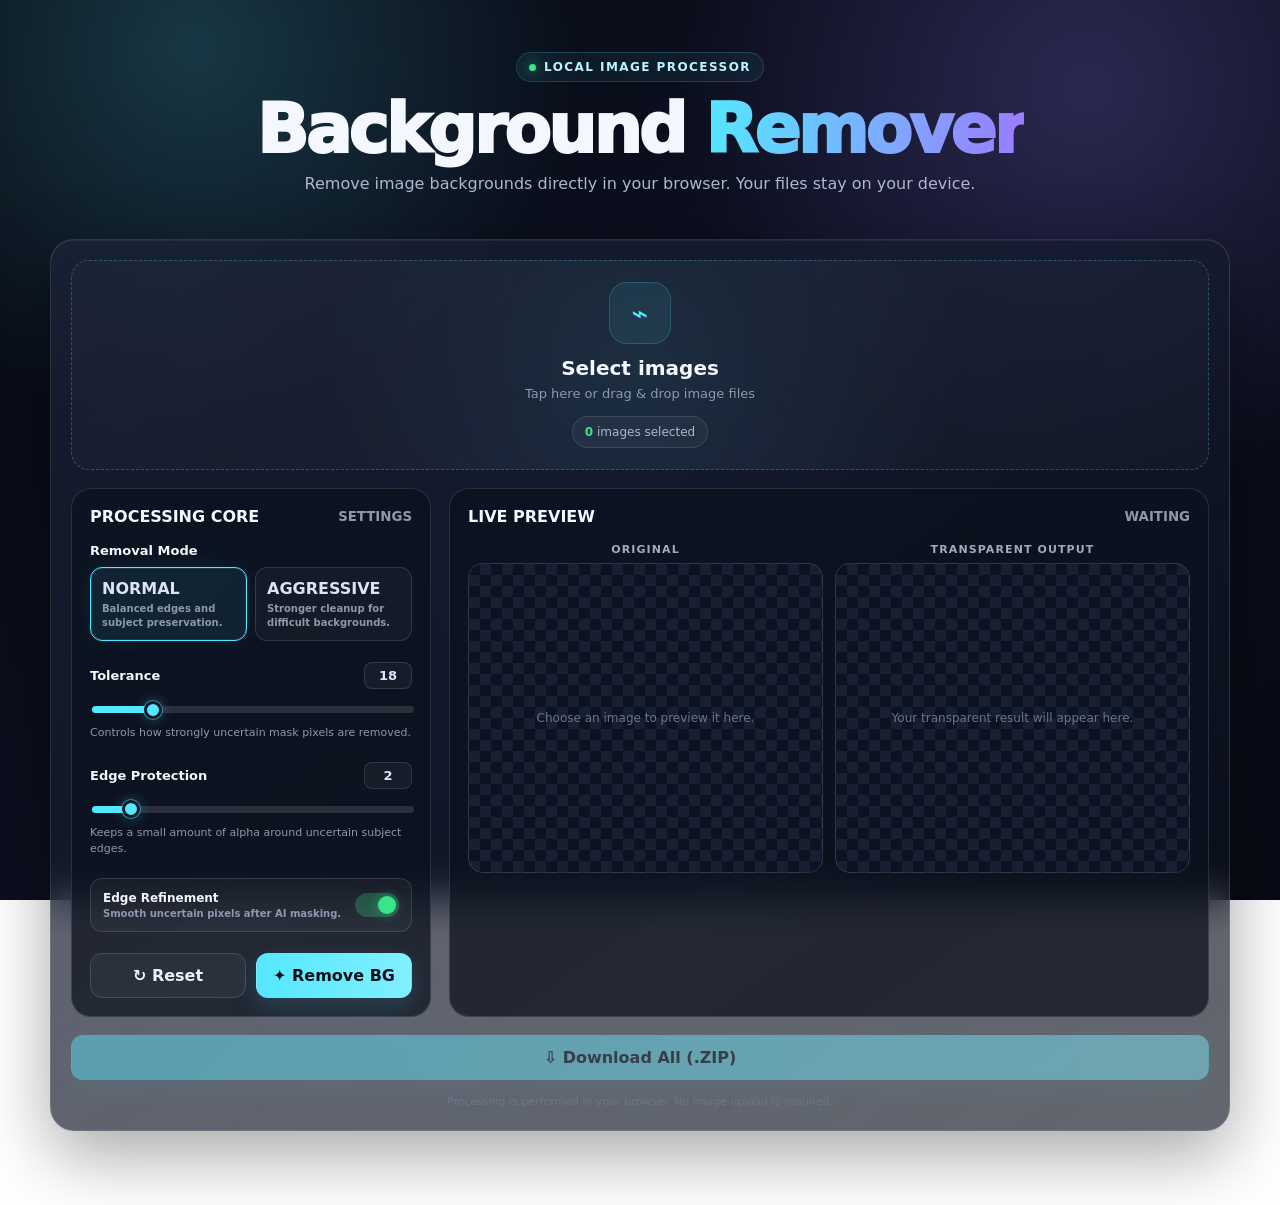
<file: bg-remover.html>
<!doctype html>
<html lang="en">
<head>
<meta charset="utf-8">
<meta name="viewport" content="width=device-width,initial-scale=1">
<title>Background Remover | Cut It Out!</title>
<style>
:root{
  --bg:#070a12;
  --glass:rgba(20,25,40,.62);
  --glass2:rgba(12,17,30,.72);
  --line:rgba(255,255,255,.12);
  --text:#f4f7ff;
  --muted:#8e98ad;
  --cyan:#55e7ff;
  --violet:#9b7cff;
  --green:#38e58a;
  --danger:#ff667a;
}
*{box-sizing:border-box}
html{scroll-behavior:smooth}
body{
  margin:0;
  min-height:100vh;
  color:var(--text);
  font-family:Inter,system-ui,-apple-system,BlinkMacSystemFont,"Segoe UI",sans-serif;
  background:
    radial-gradient(circle at 15% 5%,rgba(85,231,255,.20),transparent 28%),
    radial-gradient(circle at 85% 10%,rgba(155,124,255,.22),transparent 30%),
    radial-gradient(circle at 50% 70%,rgba(60,100,255,.10),transparent 38%),
    linear-gradient(135deg,#070a12,#0c1020 48%,#080b15);
  background-attachment:fixed;
}
body:before{
  content:"";
  position:fixed;
  inset:0;
  pointer-events:none;
  opacity:.18;
  background-image:
    linear-gradient(rgba(255,255,255,.035) 1px,transparent 1px),
    linear-gradient(90deg,rgba(255,255,255,.035) 1px,transparent 1px);
  background-size:42px 42px;
  mask-image:linear-gradient(to bottom,#000,transparent 85%);
}
main{
  width:min(1180px,calc(100% - 28px));
  margin:auto;
  padding:34px 0 55px;
}
.hero{
  position:relative;
  text-align:center;
  padding:18px 0 25px;
}
.eyebrow{
  display:inline-flex;
  align-items:center;
  gap:8px;
  padding:7px 12px;
  border:1px solid rgba(85,231,255,.18);
  border-radius:999px;
  background:rgba(85,231,255,.06);
  color:#b9f5ff;
  font-size:12px;
  font-weight:800;
  letter-spacing:.12em;
  text-transform:uppercase;
}
.dot{
  width:7px;height:7px;border-radius:50%;
  background:var(--green);
  box-shadow:0 0 14px var(--green);
}
h1{
  margin:15px 0 8px;
  font-size:clamp(40px,7vw,68px);
  line-height:.98;
  letter-spacing:-3px;
  font-weight:950;
}
h1 span{
  background:linear-gradient(90deg,var(--cyan),var(--violet));
  -webkit-background-clip:text;
  background-clip:text;
  color:transparent;
}
.subtitle{
  max-width:700px;
  margin:0 auto;
  color:#aeb8cb;
  line-height:1.55;
}
.glass{
  background:linear-gradient(145deg,rgba(28,35,56,.72),rgba(10,15,28,.64));
  border:1px solid var(--line);
  box-shadow:0 24px 70px rgba(0,0,0,.35),inset 0 1px rgba(255,255,255,.06);
  backdrop-filter:blur(20px);
  -webkit-backdrop-filter:blur(20px);
}
.card{
  border-radius:24px;
  padding:20px;
  margin-top:18px;
  animation:cardIn .55s ease both;
}
@keyframes cardIn{
  from{opacity:0;transform:translateY(18px) scale(.985)}
  to{opacity:1;transform:none}
}
.drop{
  min-height:210px;
  border:1px dashed rgba(85,231,255,.28);
  border-radius:18px;
  display:flex;
  flex-direction:column;
  align-items:center;
  justify-content:center;
  text-align:center;
  cursor:pointer;
  background:
    radial-gradient(circle at center,rgba(85,231,255,.08),transparent 55%),
    rgba(255,255,255,.018);
  transition:.2s ease;
}
.drop:hover,.drop.drag{
  border-color:var(--cyan);
  background:
    radial-gradient(circle at center,rgba(85,231,255,.14),transparent 58%),
    rgba(255,255,255,.025);
  transform:translateY(-2px);
  box-shadow:0 0 35px rgba(85,231,255,.08);
}
.drop-icon{
  width:62px;height:62px;
  display:grid;place-items:center;
  border-radius:18px;
  background:rgba(85,231,255,.08);
  border:1px solid rgba(85,231,255,.2);
  color:var(--cyan);
  font-size:28px;
  margin-bottom:12px;
}
.drop-title{font-size:20px;font-weight:900}
.drop-sub{margin-top:6px;color:var(--muted);font-size:13px}
.count{
  margin-top:15px;
  padding:8px 12px;
  border:1px solid var(--line);
  border-radius:999px;
  color:#aeb8cb;
  background:rgba(255,255,255,.035);
  font-size:12px;
}
.count strong{color:var(--green)}
input[type=file]{display:none}
.workspace{
  display:grid;
  grid-template-columns:360px 1fr;
  gap:18px;
  margin-top:18px;
}
.panel{
  min-width:0;
  padding:18px;
  border-radius:20px;
  background:var(--glass2);
  border:1px solid var(--line);
}
.panel-title{
  display:flex;
  align-items:center;
  justify-content:space-between;
  margin-bottom:17px;
  font-weight:900;
}
.panel-title small{
  color:var(--muted);
  font-weight:600;
}
.setting{margin-bottom:21px}
.setting:last-child{margin-bottom:0}
.setting-head{
  display:flex;
  align-items:center;
  justify-content:space-between;
  gap:10px;
  margin-bottom:9px;
  font-size:13px;
  font-weight:800;
}
.value{
  min-width:48px;
  padding:5px 9px;
  border-radius:8px;
  text-align:center;
  background:rgba(255,255,255,.045);
  border:1px solid var(--line);
  color:#dce7ff;
}
.mode-group{
  display:grid;
  grid-template-columns:1fr 1fr;
  gap:8px;
}
.mode-btn{
  border:1px solid var(--line);
  border-radius:12px;
  padding:11px;
  background:rgba(255,255,255,.035);
  color:#dce4f4;
  text-align:left;
  cursor:pointer;
  font-weight:850;
  transition:.18s;
}
.mode-btn small{
  display:block;
  margin-top:4px;
  color:var(--muted);
  font-size:10px;
  line-height:1.35;
  font-weight:600;
}
.mode-btn:hover{border-color:rgba(85,231,255,.35)}
.mode-btn.active{
  border-color:var(--cyan);
  background:rgba(85,231,255,.08);
  box-shadow:0 0 22px rgba(85,231,255,.08),inset 0 0 0 1px rgba(85,231,255,.12);
}
.range{
  width:100%;
  appearance:none;
  height:7px;
  border-radius:99px;
  outline:0;
  background:linear-gradient(90deg,var(--cyan) 0%,var(--cyan) var(--fill,20%),rgba(255,255,255,.12) var(--fill,20%),rgba(255,255,255,.12) 100%);
}
.range::-webkit-slider-thumb{
  appearance:none;
  width:18px;height:18px;
  border-radius:50%;
  background:var(--cyan);
  border:3px solid #101729;
  box-shadow:0 0 0 1px rgba(85,231,255,.5),0 0 14px rgba(85,231,255,.35);
  cursor:pointer;
}
.range::-moz-range-thumb{
  width:13px;height:13px;
  border-radius:50%;
  background:var(--cyan);
  border:3px solid #101729;
  cursor:pointer;
}
.desc{
  margin-top:8px;
  color:var(--muted);
  font-size:11px;
  line-height:1.45;
}
.switch-row{
  display:flex;
  align-items:center;
  justify-content:space-between;
  gap:10px;
  padding:12px;
  border:1px solid var(--line);
  border-radius:12px;
  background:rgba(255,255,255,.035);
}
.switch-text{font-size:12px;font-weight:800}
.switch-text small{
  display:block;
  color:var(--muted);
  font-size:10px;
  margin-top:3px;
  font-weight:600;
}
.switch{position:relative;width:44px;height:24px;flex:none}
.switch input{display:none}
.switch-slider{
  position:absolute;inset:0;
  border-radius:99px;
  background:#30384b;
  cursor:pointer;
  transition:.2s;
}
.switch-slider:before{
  content:"";
  position:absolute;
  width:18px;height:18px;
  left:3px;top:3px;
  border-radius:50%;
  background:#9ca7bc;
  transition:.2s;
}
.switch input:checked+.switch-slider{background:rgba(56,229,138,.25)}
.switch input:checked+.switch-slider:before{
  transform:translateX(20px);
  background:var(--green);
  box-shadow:0 0 12px rgba(56,229,138,.45);
}
.actions{
  display:flex;
  gap:10px;
  margin-top:18px;
}
button{
  font:inherit;
}
.action{
  flex:1;
  border:1px solid var(--line);
  border-radius:12px;
  padding:12px 16px;
  cursor:pointer;
  font-weight:900;
  transition:.18s;
}
.action:hover{transform:translateY(-2px)}
.primary{
  color:#061018;
  background:linear-gradient(90deg,var(--cyan),#80f0ff);
  border-color:transparent;
  box-shadow:0 8px 25px rgba(85,231,255,.15);
}
.secondary{
  color:#eaf0ff;
  background:rgba(255,255,255,.045);
}
.action:disabled{opacity:.45;cursor:not-allowed;transform:none}
.previews{
  display:grid;
  grid-template-columns:1fr 1fr;
  gap:12px;
}
.pane-label{
  color:#9eabc0;
  font-size:11px;
  font-weight:800;
  margin-bottom:7px;
  text-align:center;
  text-transform:uppercase;
  letter-spacing:.1em;
}
.frame{
  height:310px;
  border-radius:15px;
  border:1px solid var(--line);
  display:flex;
  align-items:center;
  justify-content:center;
  overflow:hidden;
  background:
    linear-gradient(45deg,#172033 25%,transparent 25%) 0 0/22px 22px,
    linear-gradient(-45deg,#172033 25%,transparent 25%) 0 11px/22px 22px,
    linear-gradient(45deg,transparent 75%,#172033 75%) 11px -11px/22px 22px,
    linear-gradient(-45deg,transparent 75%,#172033 75%) -11px 0/22px 22px,
    #0c1220;
}
.frame img{
  max-width:100%;
  max-height:100%;
  width:auto;
  height:auto;
  object-fit:contain;
  display:block;
}
.empty{
  color:#68758d;
  font-size:12px;
  text-align:center;
  padding:20px;
}
.progress{
  display:none;
}
.progress-top{
  display:flex;
  justify-content:space-between;
  font-size:12px;
  color:#c6d0e3;
  margin-bottom:8px;
}
.percent{color:var(--cyan);font-weight:900}
.track{
  height:8px;
  overflow:hidden;
  border-radius:99px;
  background:rgba(255,255,255,.08);
}
.bar{
  width:0;
  height:100%;
  border-radius:99px;
  background:linear-gradient(90deg,var(--violet),var(--cyan));
  transition:width .15s;
  box-shadow:0 0 18px rgba(85,231,255,.35);
}
.status{margin-top:8px;color:var(--muted);font-size:11px}
.results{
  display:grid;
  grid-template-columns:repeat(auto-fill,minmax(190px,1fr));
  gap:12px;
  margin-top:18px;
}
.result{
  position:relative;
  overflow:hidden;
  border-radius:16px;
  border:1px solid var(--line);
  background:rgba(15,20,34,.72);
  animation:cardIn .45s ease both;
}
.result img{
  display:block;
  width:100%;
  height:165px;
  object-fit:contain;
  background:#090e19;
}
.result-body{padding:10px}
.result-name{
  white-space:nowrap;
  overflow:hidden;
  text-overflow:ellipsis;
  font-size:11px;
  color:#d2daea;
}
.result-size{font-size:10px;color:#69758b;margin-top:3px}
.done{
  position:absolute;
  top:7px;left:7px;
  padding:4px 7px;
  border-radius:999px;
  color:#03120b;
  background:var(--green);
  font-size:9px;
  font-weight:950;
}
.download-one{
  position:absolute;
  top:7px;right:7px;
  width:30px;height:30px;
  padding:0;
  border:1px solid var(--line);
  border-radius:9px;
  background:rgba(5,9,18,.78);
  color:white;
  cursor:pointer;
}
.note{
  text-align:center;
  margin-top:14px;
  color:#69758b;
  font-size:11px;
  line-height:1.5;
}
@media(max-width:850px){
  .workspace{grid-template-columns:1fr}
}
@media(max-width:620px){
  main{width:calc(100% - 18px);padding-top:20px}
  .previews{grid-template-columns:1fr}
  .frame{height:260px}
  .mode-group{grid-template-columns:1fr}
  .actions{flex-direction:column}
  h1{letter-spacing:-2px}
}
</style>
</head>
<body>
<main>
<section class="hero">
  <div class="eyebrow"><span class="dot"></span> LOCAL IMAGE PROCESSOR</div>
  <h1>Background <span>Remover</span></h1>
  <p class="subtitle">Remove image backgrounds directly in your browser. Your files stay on your device.</p>
</section>

<section class="glass card">
  <div class="drop" id="drop">
    <div class="drop-icon">⌁</div>
    <div class="drop-title">Select images</div>
    <div class="drop-sub">Tap here or drag & drop image files</div>
    <div class="count" id="count"><strong>0</strong> images selected</div>
    <input id="files" type="file" accept="image/*" multiple>
  </div>

  <div class="workspace">
    <aside class="panel">
      <div class="panel-title">
        <span>PROCESSING CORE</span>
        <small>SETTINGS</small>
      </div>

      <div class="setting">
        <div class="setting-head"><span>Removal Mode</span></div>
        <div class="mode-group">
          <button class="mode-btn active" id="modeNormal" type="button">
            NORMAL
            <small>Balanced edges and subject preservation.</small>
          </button>
          <button class="mode-btn" id="modeAggressive" type="button">
            AGGRESSIVE
            <small>Stronger cleanup for difficult backgrounds.</small>
          </button>
        </div>
      </div>

      <div class="setting">
        <div class="setting-head">
          <span>Tolerance</span><span class="value" id="tolVal">18</span>
        </div>
        <input class="range" id="tol" type="range" min="1" max="100" value="18">
        <div class="desc">Controls how strongly uncertain mask pixels are removed.</div>
      </div>

      <div class="setting">
        <div class="setting-head">
          <span>Edge Protection</span><span class="value" id="padVal">2</span>
        </div>
        <input class="range" id="pad" type="range" min="0" max="20" value="2">
        <div class="desc">Keeps a small amount of alpha around uncertain subject edges.</div>
      </div>

      <div class="setting">
        <div class="switch-row">
          <div class="switch-text">
            Edge Refinement
            <small>Smooth uncertain pixels after AI masking.</small>
          </div>
          <label class="switch">
            <input id="selfImprove" type="checkbox" checked>
            <span class="switch-slider"></span>
          </label>
        </div>
      </div>

      <div class="actions">
        <button class="action secondary" id="reset" type="button">↻ Reset</button>
        <button class="action primary" id="clean" type="button">✦ Remove BG</button>
      </div>
    </aside>

    <section class="panel">
      <div class="panel-title">
        <span>LIVE PREVIEW</span>
        <small id="previewStatus">WAITING</small>
      </div>
      <div class="previews">
        <div>
          <div class="pane-label">Original</div>
          <div class="frame" id="originalFrame">
            <div class="empty" id="originalEmpty">Choose an image to preview it here.</div>
            <img id="origPreview" alt="" style="display:none">
          </div>
        </div>
        <div>
          <div class="pane-label">Transparent Output</div>
          <div class="frame" id="resultFrame">
            <div class="empty" id="resultEmpty">Your transparent result will appear here.</div>
            <img id="resultPreview" alt="" style="display:none">
          </div>
        </div>
      </div>
    </section>
  </div>

  <div class="glass card progress" id="progressCard">
    <div class="progress-top">
      <span id="progressText">Preparing…</span>
      <span class="percent" id="percent">0%</span>
    </div>
    <div class="track"><div class="bar" id="bar"></div></div>
    <div class="status" id="status"></div>
  </div>

  <div class="actions">
    <button class="action primary" id="downloadAll" type="button" disabled>⇩ Download All (.ZIP)</button>
  </div>

  <div class="note">Processing is performed in your browser. No image upload is required.</div>
</section>

<div class="results" id="results"></div>
</main>

<script type="module">
const $ = id => document.getElementById(id);

const filesEl = $("files");
const drop = $("drop");
const count = $("count");

const modeNormal = $("modeNormal");
const modeAggressive = $("modeAggressive");
const tolEl = $("tol");
const padEl = $("pad");
const tolVal = $("tolVal");
const padVal = $("padVal");
const selfImprove = $("selfImprove");
const resetBtn = $("reset");

const origPreview = $("origPreview");
const resultPreview = $("resultPreview");
const originalEmpty = $("originalEmpty");
const resultEmpty = $("resultEmpty");
const previewStatus = $("previewStatus");

const cleanBtn = $("clean");
const downloadAll = $("downloadAll");

const progressCard = $("progressCard");
const progressText = $("progressText");
const percent = $("percent");
const bar = $("bar");
const status = $("status");
const results = $("results");

let selected = [];
let outputs = [];
let cropMode = "normal";
let previewURL = null;
let previewToken = 0;
let remover = null;
let modelLoading = null;

function updateSlider(el){
  const min = Number(el.min);
  const max = Number(el.max);
  const value = Number(el.value);
  const pct = ((value-min)/(max-min))*100;
  el.style.setProperty("--fill",pct+"%");
}

function updateCount(){
  count.innerHTML = `<strong>${selected.length}</strong> image${selected.length===1?"":"s"} selected`;
}

function setMode(mode){
  cropMode = mode;
  modeNormal.classList.toggle("active",mode==="normal");
  modeAggressive.classList.toggle("active",mode==="aggressive");
  if(selected.length) updatePreview();
}

function setProgress(value,text){
  const v=Math.max(0,Math.min(100,value));
  bar.style.width=v+"%";
  percent.textContent=Math.round(v)+"%";
  if(text) progressText.textContent=text;
}

function setPreviewStatus(text){
  previewStatus.textContent=text;
}

function setFiles(files){
  selected = files.filter(f => f && f.type && f.type.startsWith("image/"));
  updateCount();

  resultPreview.style.display="none";
  resultEmpty.style.display="block";

  if(!selected.length){
    origPreview.style.display="none";
    originalEmpty.style.display="block";
    setPreviewStatus("WAITING");
    return;
  }

  showPreview(selected[0]);
}

async function showPreview(file){
  if(previewURL) URL.revokeObjectURL(previewURL);
  previewURL=URL.createObjectURL(file);
  origPreview.src=previewURL;
  origPreview.style.display="block";
  originalEmpty.style.display="none";
  setPreviewStatus("READY");
  updatePreview();
}

function loadImage(file){
  return new Promise((resolve,reject)=>{
    const url=URL.createObjectURL(file);
    const img=new Image();
    img.onload=()=>{
      URL.revokeObjectURL(url);
      resolve(img);
    };
    img.onerror=()=>{
      URL.revokeObjectURL(url);
      reject(new Error("Could not load image."));
    };
    img.src=url;
  });
}

async function getRemover(){
  if(remover) return remover;
  if(modelLoading) return modelLoading;

  modelLoading=(async()=>{
    setPreviewStatus("LOADING AI");
    status.textContent="Loading the background-removal model for this browser…";

    const mod=await import("https://cdn.jsdelivr.net/npm/@huggingface/transformers@3.8.1");
    const pipeline=mod.pipeline;

    remover=await pipeline(
      "background-removal",
      "briaai/RMBG-1.4"
    );

    return remover;
  })();

  try{
    return await modelLoading;
  }finally{
    modelLoading=null;
  }
}

async function removeBackground(file){
  const pipe=await getRemover();
  const url=URL.createObjectURL(file);

  try{
    const output=await pipe(url);

    if(!output || !output.length){
      throw new Error("The AI model returned no result.");
    }

    const first=output[0];

    if(first && typeof first.toCanvas==="function"){
      return first.toCanvas();
    }

    if(first && typeof first.toBlob==="function"){
      const blob=await first.toBlob();
      const bitmap=await createImageBitmap(blob);
      const canvas=document.createElement("canvas");
      canvas.width=bitmap.width;
      canvas.height=bitmap.height;
      canvas.getContext("2d").drawImage(bitmap,0,0);
      if(bitmap.close) bitmap.close();
      return canvas;
    }

    throw new Error("Unsupported AI output format.");
  }finally{
    URL.revokeObjectURL(url);
  }
}

function resizeMask(mask,width,height){
  const canvas=document.createElement("canvas");
  canvas.width=width;
  canvas.height=height;
  const ctx=canvas.getContext("2d",{willReadFrequently:true});
  ctx.imageSmoothingEnabled=true;
  ctx.imageSmoothingQuality="high";
  ctx.drawImage(mask,0,0,width,height);
  return canvas;
}

function refineAlpha(alpha,width,height,aggressive){
  const result=new Uint8ClampedArray(alpha);
  const boost=aggressive?32:10;

  for(let y=1;y<height-1;y++){
    for(let x=1;x<width-1;x++){
      const i=y*width+x;
      if(alpha[i]===0) continue;

      let neighbors=0;
      if(alpha[i-1]>100) neighbors++;
      if(alpha[i+1]>100) neighbors++;
      if(alpha[i-width]>100) neighbors++;
      if(alpha[i+width]>100) neighbors++;

      if(aggressive && alpha[i]<100 && neighbors<=1){
        result[i]=0;
      }else if(neighbors===0 && alpha[i]<170){
        result[i]=0;
      }else if(neighbors>=3 && alpha[i]>30 && alpha[i]<230){
        result[i]=Math.min(255,alpha[i]+boost);
      }
    }
  }
  return result;
}

function applySafety(alpha,width,height,pad){
  if(pad<=0) return alpha;

  const result=new Uint8ClampedArray(alpha);

  for(let y=0;y<height;y++){
    for(let x=0;x<width;x++){
      const i=y*width+x;
      if(alpha[i]>0) continue;

      let nearby=false;

      for(let yy=Math.max(0,y-pad);yy<=Math.min(height-1,y+pad)&&!nearby;yy++){
        for(let xx=Math.max(0,x-pad);xx<=Math.min(width-1,x+pad);xx++){
          if(alpha[yy*width+xx]>210){
            nearby=true;
            break;
          }
        }
      }

      if(nearby) result[i]=12;
    }
  }
  return result;
}

async function createTransparentPNG(file){
  const img=await loadImage(file);
  const width=img.naturalWidth;
  const height=img.naturalHeight;

  const mask=await removeBackground(file);
  const fitted=resizeMask(mask,width,height);

  const maskCtx=fitted.getContext("2d",{willReadFrequently:true});
  const maskData=maskCtx.getImageData(0,0,width,height);

  const alpha=new Uint8ClampedArray(width*height);

  for(let i=0,p=0;i<maskData.data.length;i+=4,p++){
    const r=maskData.data[i];
    const g=maskData.data[i+1];
    const b=maskData.data[i+2];
    const a=maskData.data[i+3];
    alpha[p]=Math.round(((r+g+b)/3)*(a/255));
  }

  const aggressive=cropMode==="aggressive";
  const tolerance=Number(tolEl.value);

  /*
    Aggressive mode deliberately lowers the alpha threshold and
    removes weak uncertain pixels much more strongly than Normal.
  */
  const cutoff=aggressive
    ? Math.min(110,45+tolerance*0.65)
    : Math.min(65,10+tolerance*0.28);

  let finalAlpha=new Uint8ClampedArray(alpha);

  for(let i=0;i<finalAlpha.length;i++){
    let a=finalAlpha[i];

    if(a<=cutoff){
      a=0;
    }else if(aggressive && a<170){
      const strength=(tolerance/100);
      a=Math.max(0,Math.round(a*(1.15-strength*.35)));
    }

    finalAlpha[i]=a;
  }

  if(selfImprove.checked){
    finalAlpha=refineAlpha(finalAlpha,width,height,aggressive);
  }

  finalAlpha=applySafety(finalAlpha,width,height,Number(padEl.value));

  const canvas=document.createElement("canvas");
  canvas.width=width;
  canvas.height=height;

  const ctx=canvas.getContext("2d",{willReadFrequently:true});
  ctx.drawImage(img,0,0,width,height);

  const imageData=ctx.getImageData(0,0,width,height);

  for(let i=0,p=0;i<imageData.data.length;i+=4,p++){
    imageData.data[i+3]=finalAlpha[p];
  }

  ctx.putImageData(imageData,0,0);

  const blob=await new Promise((resolve,reject)=>{
    canvas.toBlob(b=>{
      if(b) resolve(b);
      else reject(new Error("Could not create PNG output."));
    },"image/png");
  });

  return {blob,width,height};
}

async function updatePreview(){
  if(!selected.length) return;

  const token=++previewToken;

  resultPreview.style.display="none";
  resultEmpty.style.display="block";
  setPreviewStatus("PROCESSING");

  try{
    const result=await createTransparentPNG(selected[0]);

    if(token!==previewToken) return;

    const url=URL.createObjectURL(result.blob);

    resultPreview.onload=()=>{
      URL.revokeObjectURL(url);
    };

    resultPreview.src=url;
    resultPreview.style.display="block";
    resultEmpty.style.display="none";
    setPreviewStatus("READY");
  }catch(error){
    console.error(error);
    if(token===previewToken){
      setPreviewStatus("ERROR");
      status.textContent=error.message||"Preview failed.";
    }
  }
}

function outputName(name){
  const dot=name.lastIndexOf(".");
  const base=dot>0?name.slice(0,dot):name;
  return base+".png";
}

function downloadBlob(blob,name){
  const url=URL.createObjectURL(blob);
  const a=document.createElement("a");
  a.href=url;
  a.download=name;
  document.body.appendChild(a);
  a.click();
  a.remove();
  setTimeout(()=>URL.revokeObjectURL(url),4000);
}

function renderResults(){
  results.innerHTML="";

  outputs.forEach((item,index)=>{
    const card=document.createElement("div");
    card.className="result";
    card.style.animationDelay=(index*35)+"ms";

    const img=document.createElement("img");
    img.src=URL.createObjectURL(item.blob);
    img.alt=item.name;

    const done=document.createElement("div");
    done.className="done";
    done.textContent="DONE";

    const button=document.createElement("button");
    button.type="button";
    button.className="download-one";
    button.textContent="⇩";
    button.addEventListener("click",()=>downloadBlob(item.blob,item.name));

    const body=document.createElement("div");
    body.className="result-body";

    const name=document.createElement("div");
    name.className="result-name";
    name.textContent=item.name;
    name.title=item.name;

    const size=document.createElement("div");
    size.className="result-size";
    size.textContent=`${item.width} × ${item.height}`;

    body.append(name,size);
    card.append(img,done,button,body);
    results.appendChild(card);
  });
}

function crc32(data){
  let table=crc32.table;

  if(!table){
    table=new Uint32Array(256);

    for(let n=0;n<256;n++){
      let c=n;
      for(let k=0;k<8;k++){
        c=(c&1)?0xedb88320^(c>>>1):c>>>1;
      }
      table[n]=c>>>0;
    }

    crc32.table=table;
  }

  let c=0xffffffff;

  for(let i=0;i<data.length;i++){
    c=table[(c^data[i])&255]^(c>>>8);
  }

  return (c^0xffffffff)>>>0;
}

function u16(a,n){a.push(n&255,(n>>>8)&255)}
function u32(a,n){
  a.push(n&255,(n>>>8)&255,(n>>>16)&255,(n>>>24)&255);
}

async function makeZip(items){
  const chunks=[];
  const central=[];
  let offset=0;

  for(const item of items){
    const data=new Uint8Array(await item.blob.arrayBuffer());
    const name=new TextEncoder().encode(item.name);
    const crc=crc32(data);

    const local=[];
    u32(local,0x04034b50);
    u16(local,20);u16(local,0);u16(local,0);
    u16(local,0);u16(local,0);
    u32(local,crc);
    u32(local,data.length);u32(local,data.length);
    u16(local,name.length);u16(local,0);

    chunks.push(new Uint8Array(local),name,data);

    const cen=[];
    u32(cen,0x02014b50);
    u16(cen,20);u16(cen,20);u16(cen,0);
    u16(cen,0);u16(cen,0);u16(cen,0);
    u32(cen,crc);
    u32(cen,data.length);u32(cen,data.length);
    u16(cen,name.length);u16(cen,0);u16(cen,0);
    u16(cen,0);u16(cen,0);
    u32(cen,0);u32(cen,offset);

    central.push(new Uint8Array(cen),name);

    offset+=local.length+name.length+data.length;
  }

  const centralOffset=offset;
  let centralSize=0;

  for(const item of central){
    chunks.push(item);
    centralSize+=item.length;
  }

  const end=[];
  u32(end,0x06054b50);
  u16(end,0);u16(end,0);
  u16(end,items.length);u16(end,items.length);
  u32(end,centralSize);
  u32(end,centralOffset);
  u16(end,0);

  chunks.push(new Uint8Array(end));

  return new Blob(chunks,{type:"application/zip"});
}

drop.addEventListener("click",e=>{
  if(e.target!==filesEl) filesEl.click();
});

filesEl.addEventListener("change",()=>{
  setFiles(Array.from(filesEl.files||[]));
});

drop.addEventListener("dragover",e=>{
  e.preventDefault();
  drop.classList.add("drag");
});

drop.addEventListener("dragleave",()=>{
  drop.classList.remove("drag");
});

drop.addEventListener("drop",e=>{
  e.preventDefault();
  drop.classList.remove("drag");
  setFiles(Array.from(e.dataTransfer.files||[]));
});

modeNormal.addEventListener("click",()=>setMode("normal"));
modeAggressive.addEventListener("click",()=>setMode("aggressive"));

tolEl.addEventListener("input",()=>{
  tolVal.textContent=tolEl.value;
  updateSlider(tolEl);
  if(selected.length) updatePreview();
});

padEl.addEventListener("input",()=>{
  padVal.textContent=padEl.value;
  updateSlider(padEl);
  if(selected.length) updatePreview();
});

selfImprove.addEventListener("change",()=>{
  if(selected.length) updatePreview();
});

resetBtn.addEventListener("click",()=>{
  tolEl.value="18";
  padEl.value="2";
  selfImprove.checked=true;
  tolVal.textContent="18";
  padVal.textContent="2";
  updateSlider(tolEl);
  updateSlider(padEl);
  setMode("normal");
});

cleanBtn.addEventListener("click",async()=>{
  if(!selected.length){
    alert("Select at least one image first.");
    return;
  }

  outputs=[];
  results.innerHTML="";
  downloadAll.disabled=true;
  cleanBtn.disabled=true;
  progressCard.style.display="block";

  try{
    for(let i=0;i<selected.length;i++){
      const file=selected[i];

      setProgress(
        (i/selected.length)*100,
        `Processing ${i+1} of ${selected.length}…`
      );

      status.textContent=file.name;

      const result=await createTransparentPNG(file);

      outputs.push({
        blob:result.blob,
        name:outputName(file.name),
        width:result.width,
        height:result.height
      });

      setProgress(
        ((i+1)/selected.length)*100,
        `Processing ${i+1} of ${selected.length}…`
      );

      renderResults();
      await new Promise(r=>setTimeout(r,0));
    }

    setProgress(100,`Finished ${selected.length} image${selected.length===1?"":"s"}`);
    status.textContent="Transparent PNGs are ready.";
    downloadAll.disabled=false;
  }catch(error){
    console.error(error);
    status.textContent=error.message||"Processing failed.";
    alert(error.message||"Background removal failed.");
  }finally{
    cleanBtn.disabled=false;
  }
});

downloadAll.addEventListener("click",async()=>{
  if(!outputs.length) return;

  downloadAll.disabled=true;
  downloadAll.textContent="Creating ZIP…";

  try{
    const zip=await makeZip(outputs);
    downloadBlob(zip,"cut-it-out-background-removed.zip");
  }catch(error){
    console.error(error);
    alert("Could not create the ZIP.");
  }finally{
    downloadAll.disabled=false;
    downloadAll.textContent="⇩ Download All (.ZIP)";
  }
});

updateSlider(tolEl);
updateSlider(padEl);
updateCount();
</script>
</body>
</html>
</file>
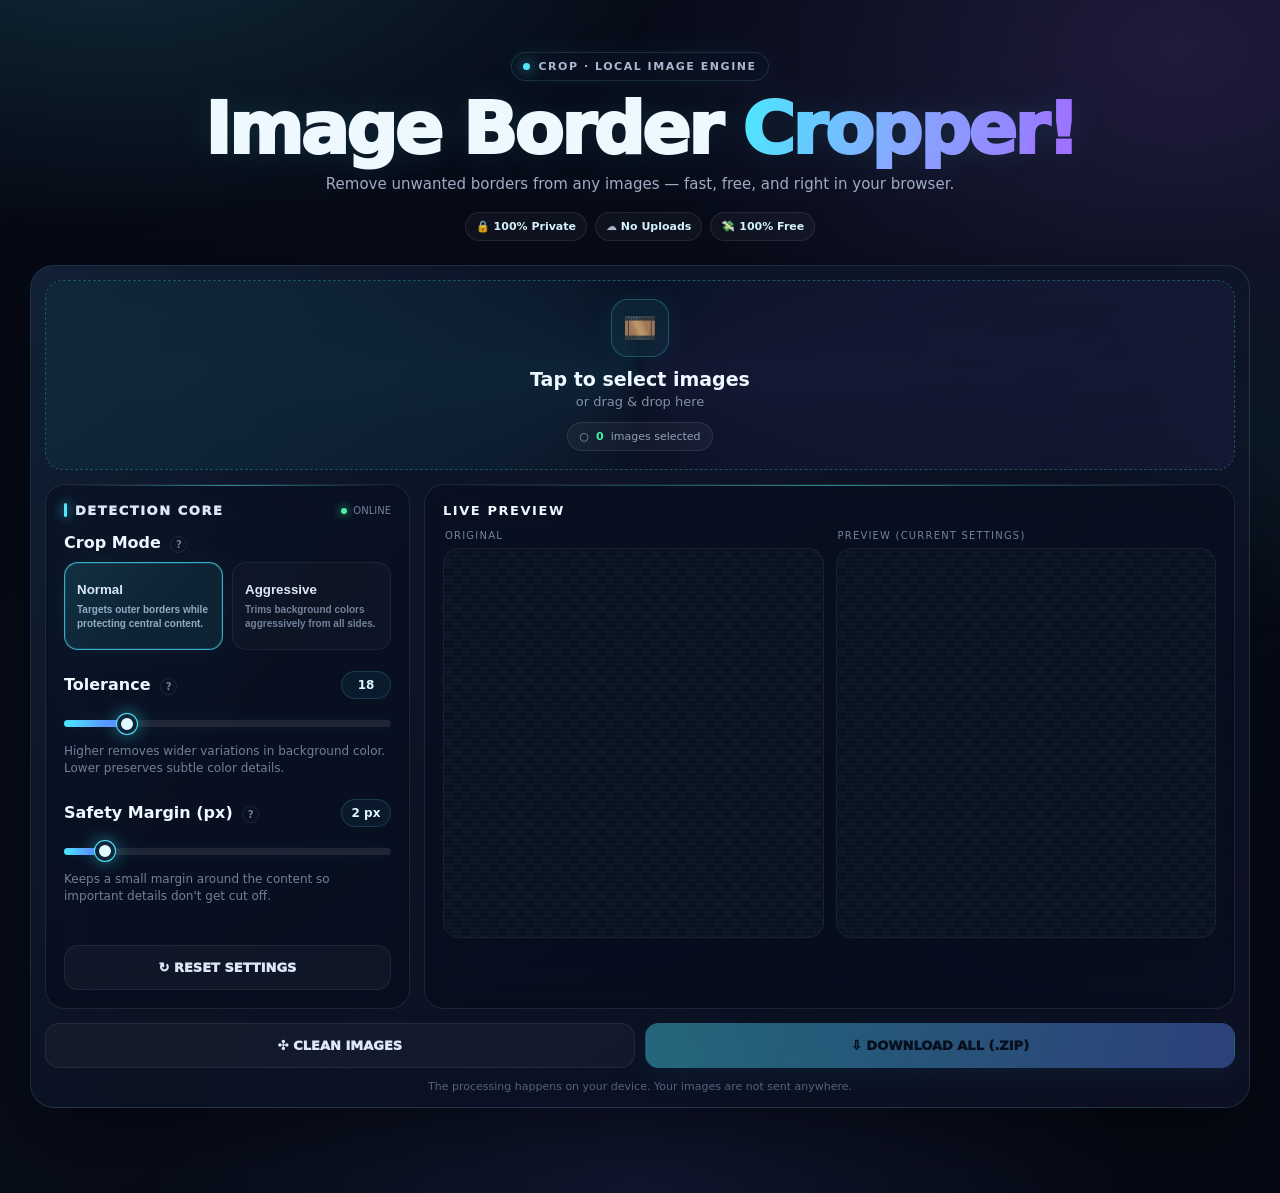
<file: cropper.html>
<!doctype html>
<html lang="en">
<head>
<meta charset="utf-8">
<meta name="viewport" content="width=device-width,initial-scale=1">
<title>Cut It Out! — Adaptive Border Cropper</title>
<style>
:root{
  --bg:#050814;
  --bg2:#090e1d;
  --glass:rgba(13,20,38,.68);
  --glass2:rgba(18,28,52,.58);
  --line:rgba(120,220,255,.15);
  --line2:rgba(255,255,255,.09);
  --text:#edf8ff;
  --muted:#8290a8;
  --cyan:#4de8ff;
  --blue:#5d7cff;
  --violet:#a46bff;
  --green:#48f0a4;
  --danger:#ff5e7a;
  --shadow:0 25px 80px rgba(0,0,0,.42);
}
*{box-sizing:border-box}
html{scroll-behavior:smooth;background:var(--bg)}
body{
  margin:0;min-height:100vh;color:var(--text);
  font-family:Inter,system-ui,-apple-system,BlinkMacSystemFont,"Segoe UI",sans-serif;
  background:
    radial-gradient(900px 500px at 8% -8%,rgba(77,232,255,.16),transparent 65%),
    radial-gradient(850px 600px at 92% 4%,rgba(164,107,255,.15),transparent 64%),
    radial-gradient(700px 500px at 50% 100%,rgba(93,124,255,.10),transparent 70%),
    linear-gradient(145deg,#050814,#080d1a 48%,#060914);
  overflow-x:hidden;
}
body:before{
  content:"";position:fixed;inset:0;pointer-events:none;opacity:.32;
  background-image:
    linear-gradient(rgba(255,255,255,.025) 1px,transparent 1px),
    linear-gradient(90deg,rgba(255,255,255,.025) 1px,transparent 1px);
  background-size:42px 42px;
  mask-image:linear-gradient(to bottom,#000,transparent 82%);
}
body:after{
  content:"";position:fixed;width:420px;height:420px;right:-180px;top:25%;
  border-radius:50%;pointer-events:none;
  background:radial-gradient(circle,rgba(77,232,255,.08),transparent 68%);
  filter:blur(8px);
  animation:pulseGlow 6s ease-in-out infinite alternate;
}
@keyframes pulseGlow{
  0%{transform:scale(1);opacity:.5}
  100%{transform:scale(1.2);opacity:.9}
}
main{width:min(1220px,calc(100% - 28px));margin:auto;padding:30px 0 55px;position:relative;z-index:1}
.hero{
  padding:22px 0 24px;text-align:center;animation:boot .65s ease both;
}
@keyframes boot{from{opacity:0;transform:translateY(22px) scale(.985)}to{opacity:1;transform:none}}
.kicker{
  display:inline-flex;align-items:center;gap:8px;padding:7px 11px;border-radius:999px;
  border:1px solid var(--line);background:rgba(10,20,38,.55);backdrop-filter:blur(16px);
  color:#a9b8d0;font-size:11px;font-weight:850;letter-spacing:.14em;text-transform:uppercase;
  box-shadow:0 0 30px rgba(77,232,255,.06);
}
.kicker i{
  width:7px;height:7px;border-radius:50%;background:var(--cyan);
  box-shadow:0 0 14px var(--cyan);
  animation:blinkLight 1.8s infinite ease-in-out;
}
@keyframes blinkLight{
  0%,100%{opacity:1;box-shadow:0 0 14px var(--cyan)}
  50%{opacity:.3;box-shadow:0 0 4px var(--cyan)}
}
h1{
  margin:15px 0 10px;font-size:clamp(42px,7vw,72px);line-height:.92;
  letter-spacing:-3px;font-weight:950;
  text-shadow:0 0 35px rgba(77,232,255,.12);
}
h1 span{
  background:linear-gradient(100deg,var(--cyan),#8aa9ff 45%,var(--violet));
  -webkit-background-clip:text;background-clip:text;color:transparent;
}
.subtitle{margin:0 auto;color:#9eacc4;max-width:720px;font-size:15px;line-height:1.6}
.badges{display:flex;justify-content:center;gap:8px;flex-wrap:wrap;margin-top:16px}
.badge{
  padding:7px 10px;border:1px solid var(--line2);border-radius:999px;
  background:rgba(255,255,255,.035);backdrop-filter:blur(12px);
  color:#aebbd0;font-size:11px;font-weight:750;
}
.badge b{color:#d9f8ff}
.card,.panel{
  position:relative;background:linear-gradient(145deg,rgba(18,29,52,.74),rgba(7,13,27,.72));
  border:1px solid var(--line);border-radius:24px;box-shadow:var(--shadow);
  backdrop-filter:blur(24px);-webkit-backdrop-filter:blur(24px);
  overflow:hidden;
}
.card:before,.panel:before{
  content:"";position:absolute;inset:0;pointer-events:none;
  background:linear-gradient(120deg,rgba(77,232,255,.045),transparent 28%,transparent 70%,rgba(164,107,255,.045));
}
.workspace{padding:14px;animation:pop .7s .08s cubic-bezier(.2,.8,.2,1) both}
@keyframes pop{from{opacity:0;transform:translateY(28px) scale(.97)}to{opacity:1;transform:none}}
.drop{
  min-height:190px;border:1px dashed rgba(77,232,255,.30);border-radius:18px;
  display:flex;flex-direction:column;justify-content:center;align-items:center;text-align:center;
  cursor:pointer;transition:.2s;background:rgba(7,18,34,.48);position:relative;overflow:hidden;
}
.drop:before{
  content:"";position:absolute;inset:-60%;
  background:conic-gradient(from 180deg,transparent,rgba(77,232,255,.08),transparent,rgba(164,107,255,.07),transparent);
  animation:spin 9s linear infinite;pointer-events:none;
}
@keyframes spin{to{transform:rotate(360deg)}}
.drop>*{position:relative;z-index:1}
.drop:hover,.drop.drag{
  border-color:rgba(77,232,255,.8);transform:translateY(-2px);
  box-shadow:0 0 45px rgba(77,232,255,.08) inset,0 12px 45px rgba(0,0,0,.25);
}
.drop-icon{
  width:58px;height:58px;border-radius:17px;display:grid;place-items:center;margin-bottom:11px;
  border:1px solid rgba(77,232,255,.25);background:rgba(77,232,255,.07);
  color:var(--cyan);font-size:27px;box-shadow:0 0 30px rgba(77,232,255,.08);
  animation:floatIcon 3s ease-in-out infinite alternate;
}
@keyframes floatIcon{
  0%{transform:translateY(0)}
  100%{transform:translateY(-5px)}
}
.drop-title{font-size:19px;font-weight:900}
.drop-sub{font-size:13px;color:var(--muted);margin-top:4px}
.count{
  display:inline-flex;align-items:center;gap:7px;margin-top:13px;padding:7px 11px;
  border:1px solid var(--line2);background:rgba(255,255,255,.04);border-radius:999px;
  color:#91a0b7;font-size:11px;
}
.count strong{color:var(--green)}
input[type=file]{display:none}
.settings-preview{display:grid;grid-template-columns:365px 1fr;gap:14px;margin-top:14px}
.settings,.previewbox{
  position:relative;background:rgba(5,12,27,.48);border:1px solid var(--line2);
  border-radius:20px;padding:18px;backdrop-filter:blur(18px);
}
.settings:after,.previewbox:after{
  content:"";position:absolute;top:0;left:20px;right:20px;height:1px;
  background:linear-gradient(90deg,transparent,var(--cyan),transparent);opacity:.55;
}
.section-head{display:flex;align-items:center;justify-content:space-between;margin-bottom:15px}
.section-title{
  font-size:13px;font-weight:950;letter-spacing:.12em;text-transform:uppercase;color:#dce9fa;
}
.section-title:before{content:"";display:inline-block;width:3px;height:14px;border-radius:4px;background:var(--cyan);margin-right:8px;vertical-align:-2px;box-shadow:0 0 12px var(--cyan)}
.signal{font-size:10px;color:#6f819d;display:flex;gap:6px;align-items:center}
.signal i{
  width:6px;height:6px;border-radius:50%;background:var(--green);
  box-shadow:0 0 10px var(--green);
  animation:pulseSignal 1.5s infinite;
}
@keyframes pulseSignal{
  0%{transform:scale(1);box-shadow:0 0 10px var(--green)}
  50%{transform:scale(1.4);box-shadow:0 0 18px var(--green)}
  100%{transform:scale(1);box-shadow:0 0 10px var(--green)}
}
.setting{margin-bottom:21px}.setting:last-child{margin-bottom:0}
.setting-head{display:flex;justify-content:space-between;align-items:center;font-weight:850;margin-bottom:9px}
.help{color:#6f8099;border:1px solid #ffffff16;border-radius:50%;font-size:10px;width:17px;height:17px;display:inline-flex;align-items:center;justify-content:center;margin-left:4px}
.value{
  min-width:50px;text-align:center;padding:6px 9px;border-radius:999px;
  border:1px solid rgba(77,232,255,.16);background:rgba(77,232,255,.055);color:#d9f8ff;font-size:12px;font-weight:900;
}
.desc{color:#71819a;font-size:12px;line-height:1.45;margin-top:8px}
.mode-group{display:grid;grid-template-columns:1fr 1fr;gap:9px}
.mode-btn{
  min-height:88px;text-align:left;background:rgba(255,255,255,.025);
  border:1px solid #ffffff10;color:#dfe8f6;border-radius:14px;padding:12px;
  cursor:pointer;font-weight:900;transition:.2s;position:relative;overflow:hidden;
}
.mode-btn:before{content:"";position:absolute;inset:0;background:linear-gradient(135deg,rgba(77,232,255,.06),transparent 55%);opacity:0;transition:.2s}
.mode-btn:hover{border-color:rgba(77,232,255,.35);transform:translateY(-2px)}
.mode-btn:hover:before,.mode-btn.active:before{opacity:1}
.mode-btn.active{
  border-color:rgba(77,232,255,.7);background:rgba(77,232,255,.08);
  box-shadow:0 0 0 1px rgba(77,232,255,.12) inset,0 0 30px rgba(77,232,255,.06);
}
.mode-btn small{display:block;color:#72839b;font-size:10px;font-weight:600;margin-top:6px;line-height:1.35}
.mode-btn.active small{color:#94abc4}
.mode-btn:disabled{opacity:.45;cursor:not-allowed;transform:none}
.range-wrap{padding:4px 0}
input[type=range]{
  --fill:18%;appearance:none;width:100%;height:7px;margin:0;
  background:linear-gradient(90deg,var(--cyan) 0,var(--blue) var(--fill),rgba(255,255,255,.09) var(--fill),rgba(255,255,255,.09) 100%);
  border-radius:99px;outline:none;cursor:pointer;
  box-shadow:0 0 16px rgba(77,232,255,.08);
}
input[type=range]::-webkit-slider-runnable-track{height:7px;border-radius:99px;background:transparent}
input[type=range]::-webkit-slider-thumb{
  appearance:none;width:20px;height:20px;margin-top:-6.5px;border-radius:50%;
  background:#dffbff;border:4px solid #10243a;box-shadow:0 0 0 1px var(--cyan),0 0 18px rgba(77,232,255,.6);cursor:pointer;
}
input[type=range]::-moz-range-track{height:7px;border-radius:99px;background:rgba(255,255,255,.09)}
input[type=range]::-moz-range-progress{height:7px;border-radius:99px;background:linear-gradient(90deg,var(--cyan),var(--blue))}
input[type=range]::-moz-range-thumb{width:20px;height:20px;border-radius:50%;background:#dffbff;border:4px solid #10243a;box-shadow:0 0 0 1px var(--cyan),0 0 18px rgba(77,232,255,.6)}
.previewbox{min-width:0;contain:layout paint}
.preview-title{display:flex;align-items:center;justify-content:space-between;margin-bottom:12px}
.preview-title strong{font-size:13px;letter-spacing:.12em;text-transform:uppercase}
.previews{display:grid;grid-template-columns:1fr 1fr;gap:12px}
.pane{min-width:0}.pane label{display:flex;justify-content:space-between;color:#71839d;font-size:10px;text-transform:uppercase;letter-spacing:.12em;margin-bottom:7px;padding:0 2px}
.frame{
  height:390px;border:1px solid #ffffff10;border-radius:16px;
  background:
    linear-gradient(45deg,#0c1423 25%,transparent 25%) 0 0/18px 18px,
    linear-gradient(-45deg,#0c1423 25%,transparent 25%) 0 9px/18px 18px,
    linear-gradient(45deg,transparent 75%,#0c1423 75%) 9px -9px/18px 18px,
    linear-gradient(-45deg,transparent 75%,#0c1423 75%) -9px 0/18px 18px,#08101d;
  display:flex;align-items:center;justify-content:center;overflow:hidden;position:relative;
}
.frame:before{content:"";position:absolute;inset:0;pointer-events:none;background:linear-gradient(transparent 50%,rgba(77,232,255,.025) 50%);background-size:100% 4px;mix-blend-mode:screen}
.frame img{max-width:100%;max-height:100%;object-fit:contain;display:block;position:relative;z-index:1}
.actions{display:grid;grid-template-columns:1fr 1fr;gap:10px;margin-top:14px}
button.action{
  border:1px solid transparent;border-radius:14px;padding:14px 18px;font-weight:950;font-size:13px;cursor:pointer;
  font-family:inherit;transition:.2s;position:relative;overflow:hidden
}
button.action:before{content:"";position:absolute;inset:0;background:linear-gradient(100deg,transparent,rgba(255,255,255,.16),transparent);transform:translateX(-120%);transition:.5s}
button.action:hover:before{transform:translateX(120%)}
button.action:hover{transform:translateY(-2px)}
.primary{background:linear-gradient(100deg,var(--cyan),#5d8cff);color:#04101a;box-shadow:0 10px 30px rgba(77,232,255,.14)}
.secondary{background:rgba(255,255,255,.035);border-color:#ffffff12!important;color:#dce8f7}
button:disabled{opacity:.4;cursor:not-allowed;transform:none!important}
.note{text-align:center;color:#53637c;font-size:11px;margin-top:12px}
.progress-card{margin-top:14px;padding:17px;display:none;animation:pop .4s ease both}
.progress-top{display:flex;justify-content:space-between;margin-bottom:8px;font-size:12px;color:#9badc6}
.percent{color:var(--cyan);font-weight:950}
.track{height:8px;background:#111a2a;border:1px solid #ffffff0b;border-radius:999px;overflow:hidden}
.bar{
  height:100%;width:0;
  background:linear-gradient(90deg,var(--cyan),var(--blue),var(--violet));
  background-size:200% 100%;
  border-radius:999px;box-shadow:0 0 18px rgba(77,232,255,.5);
  transition:width .12s;
  animation:barGlow 2s linear infinite;
}
@keyframes barGlow{
  0%{background-position:0% 0%}
  100%{background-position:200% 0%}
}
.status{font-size:11px;color:#63748e;margin-top:8px}
.results{display:grid;grid-template-columns:repeat(auto-fill,minmax(190px,1fr));gap:12px;margin-top:14px}
.result{
  background:rgba(9,17,32,.72);border:1px solid #ffffff0e;border-radius:16px;overflow:hidden;position:relative;
  box-shadow:0 12px 35px rgba(0,0,0,.25);animation:cardIn .5s cubic-bezier(.2,.8,.2,1) both;
}
@keyframes cardIn{from{opacity:0;transform:translateY(20px) scale(.94)}to{opacity:1;transform:none}}
.result:hover{transform:translateY(-4px);border-color:rgba(77,232,255,.25);transition:.2s}
.result img{width:100%;height:155px;object-fit:contain;background:#050b15;display:block}
.result-body{padding:10px}.result-name{font-size:11px;white-space:nowrap;overflow:hidden;text-overflow:ellipsis;color:#cbd7e8}.result-size{font-size:10px;color:#62738d;margin-top:3px}
.done{position:absolute;top:8px;left:8px;background:rgba(72,240,164,.16);border:1px solid rgba(72,240,164,.28);color:var(--green);border-radius:999px;padding:4px 7px;font-size:9px;font-weight:950}
.download-one{position:absolute;right:8px;top:8px;width:29px;height:29px;padding:0;border-radius:999px!important;background:rgba(5,12,24,.82);color:#dffbff;border:1px solid #ffffff14!important;display:grid;place-items:center;cursor:pointer}
.pagination{display:flex;justify-content:center;align-items:center;gap:7px;flex-wrap:wrap;margin:16px 0 0}
.page-btn{min-width:38px;padding:9px 12px;background:rgba(255,255,255,.035);color:#cbd8e9;border:1px solid #ffffff10;border-radius:10px;cursor:pointer}
.page-btn.active{background:rgba(77,232,255,.14);color:#dffbff;border-color:rgba(77,232,255,.55)}
.page-info{font-size:10px;color:#60718a;margin:0 8px}
.locked{opacity:.55}
@media(max-width:900px){.settings-preview{grid-template-columns:1fr}.frame{height:320px}}
@media(max-width:600px){
  main{width:calc(100% - 16px);padding-top:16px}
  h1{letter-spacing:-2px}
  .workspace{padding:9px}
  .mode-group,.actions{grid-template-columns:1fr}
  .previews{grid-template-columns:1fr}
  .frame{height:285px}
}
</style>
</head>
<body>

<main>
  <header class="hero">
    <div class="kicker"><i></i> CROP · LOCAL IMAGE ENGINE</div>
    <h1>Image Border <span> Cropper! </span></h1>
    <p class="subtitle">Remove unwanted borders from any images — fast, free, and right in your browser.</p>
    <div class="badges">
      <div class="badge">🔒 <b>100% Private</b></div>
      <div class="badge">☁️ <b>No Uploads</b></div>
      <div class="badge">💸 <b>100% Free</b></div>
    </div>
  </header>

  <section class="card workspace">
    <div class="drop" id="drop">
      <div class="drop-icon">🎞️</div>
      <div class="drop-title">Tap to select images</div>
      <div class="drop-sub">or drag &amp; drop here</div>
      <div class="count" id="count"><span>○</span><strong>0</strong> images selected</div>
      <input id="files" type="file" accept="image/*" multiple>
    </div>

    <div class="settings-preview">
      <div class="settings" id="settings">
        <div class="section-head">
          <div class="section-title">Detection Core</div>
          <div class="signal"><i></i> ONLINE</div>
        </div>

        <div class="setting">
          <div class="setting-head">
            <span>Crop Mode <span class="help" title="Choose how aggressively background is removed">?</span></span>
          </div>
          <div class="mode-group">
            <button type="button" class="mode-btn active" id="modeNormal">
              Normal
              <small>Targets outer borders while protecting central content.</small>
            </button>
            <button type="button" class="mode-btn" id="modeAggressive">
              Aggressive
              <small>Trims background colors aggressively from all sides.</small>
            </button>
          </div>
        </div>

        <div class="setting">
          <div class="setting-head">
            <span>Tolerance <span class="help" title="How close a color must be to the detected background color">?</span></span>
            <span class="value" id="tolVal">18</span>
          </div>
          <div class="range-wrap"><input id="tol" type="range" min="1" max="100" value="18"></div>
          <div class="desc">Higher removes wider variations in background color.<br>Lower preserves subtle color details.</div>
        </div>

        <div class="setting">
          <div class="setting-head">
            <span>Safety Margin (px) <span class="help" title="Adds a small border back around the detected artwork">?</span></span>
            <span class="value" id="padVal">2 px</span>
          </div>
          <div class="range-wrap"><input id="pad" type="range" min="0" max="20" value="2"></div>
          <div class="desc">Keeps a small margin around the content so important details don't get cut off.</div>
        </div>

        <button type="button" class="action secondary" id="reset" style="width:100%;margin-top:18px">↻ RESET SETTINGS</button>
      </div>

      <div class="previewbox">
        <div class="preview-title">
          <strong>Live Preview</strong>
        </div>
        <div class="previews">
          <div class="pane"><label>Original</label><div class="frame"><img id="origPreview"></div></div>
          <div class="pane"><label>Preview (Current Settings)</label><div class="frame"><img id="cropPreview"></div></div>
        </div>
      </div>
    </div>

    <div class="actions">
      <button type="button" class="action secondary" id="clean">✣ CLEAN IMAGES</button>
      <button type="button" class="action primary" id="downloadAll" disabled>⇩ DOWNLOAD ALL (.ZIP)</button>
    </div>
    <div class="note">The processing happens on your device. Your images are not sent anywhere.</div>
  </section>

  <section class="card progress-card" id="progressCard">
    <div class="progress-top"><span id="progressText">Processing…</span><span class="percent" id="percent">0%</span></div>
    <div class="track"><div class="bar" id="bar"></div></div>
    <div class="status" id="status"></div>
  </section>

  <div class="results" id="results"></div>
  <div class="pagination" id="pagination"></div>
</main>

<script>
const $=id=>document.getElementById(id);
const filesEl=$('files'),drop=$('drop'),count=$('count');
const tolEl=$('tol'),padEl=$('pad'),tolVal=$('tolVal');
const padVal=$('padVal'),cleanBtn=$('clean'),downloadAll=$('downloadAll');
const modeNormal=$('modeNormal'),modeAggressive=$('modeAggressive');
const resetBtn=$('reset'),settingsBox=$('settings');
const origPreview=$('origPreview'),cropPreview=$('cropPreview');
const results=$('results'),pagination=$('pagination');
const progressCard=$('progressCard'),bar=$('bar'),percent=$('percent');
const progressText=$('progressText'),status=$('status');

let selected=[],outputs=[],previewUrl=null,currentPage=1,cropMode='normal';
const PAGE_SIZE=20;

function updateSlider(el){
  const min=Number(el.min)||0;
  const max=Number(el.max)||100;
  const value=Number(el.value);
  const pct=((value-min)/(max-min))*100;
  el.style.setProperty('--fill',pct+'%');
}
updateSlider(tolEl);
updateSlider(padEl);

drop.addEventListener('click',()=>filesEl.click());
drop.addEventListener('dragover',e=>{e.preventDefault();drop.classList.add('drag')});
drop.addEventListener('dragleave',()=>drop.classList.remove('drag'));
drop.addEventListener('drop',e=>{
  e.preventDefault();drop.classList.remove('drag');
  setFiles([...e.dataTransfer.files]);
});
filesEl.addEventListener('change',()=>setFiles([...filesEl.files]));

function setFiles(arr){
  selected=arr.filter(f=>f.type.startsWith('image/'));
  count.innerHTML=`<span style="color:var(--green)">✓</span><strong>${selected.length}</strong> images selected`;
  if(selected.length)showPreview(selected[0]);
}

function getImage(file){
  return new Promise((resolve,reject)=>{
    const img=new Image();
    img.onload=()=>resolve(img);
    img.onerror=reject;
    img.src=URL.createObjectURL(file);
  });
}

function getPixelRGB(data, x, y, w) {
  const i = (y * w + x) * 4;
  return [data[i], data[i + 1], data[i + 2], data[i + 3]];
}

function colorDistance(c1, c2) {
  if (c1[3] < 15 || c2[3] < 15) return c1[3] === c2[3] ? 0 : 255;
  const dr = c1[0] - c2[0];
  const dg = c1[1] - c2[1];
  const db = c1[2] - c2[2];
  return Math.sqrt(dr * dr + dg * dg + db * db);
}

function cropImageOuter(img, tol, pad, aggressiveMode = false) {
  const w = img.naturalWidth, h = img.naturalHeight;
  const c = document.createElement('canvas'); c.width = w; c.height = h;
  const ctx = c.getContext('2d', { willReadFrequently: true });
  ctx.drawImage(img, 0, 0);
  const d = ctx.getImageData(0, 0, w, h).data;

  const maxDist = (tol / 100) * 180;
  const maxNoiseRatio = aggressiveMode ? 0.005 : 0.02;

  let top = 0, bottom = h - 1, left = 0, right = w - 1;

  // Scan Top
  while (top < h) {
    const edgeColor = getPixelRGB(d, Math.floor(w / 2), top, w);
    let nonBgCount = 0;
    const step = Math.max(1, Math.floor(w / 400));
    let totalSamples = 0;

    for (let x = 0; x < w; x += step) {
      totalSamples++;
      const px = getPixelRGB(d, x, top, w);
      if (colorDistance(px, edgeColor) > maxDist) nonBgCount++;
    }

    if ((nonBgCount / totalSamples) > maxNoiseRatio) break;
    top++;
  }

  // Scan Bottom
  while (bottom > top) {
    const edgeColor = getPixelRGB(d, Math.floor(w / 2), bottom, w);
    let nonBgCount = 0;
    const step = Math.max(1, Math.floor(w / 400));
    let totalSamples = 0;

    for (let x = 0; x < w; x += step) {
      totalSamples++;
      const px = getPixelRGB(d, x, bottom, w);
      if (colorDistance(px, edgeColor) > maxDist) nonBgCount++;
    }

    if ((nonBgCount / totalSamples) > maxNoiseRatio) break;
    bottom--;
  }

  // Scan Left
  while (left < w) {
    const edgeColor = getPixelRGB(d, left, Math.floor(h / 2), w);
    let nonBgCount = 0;
    const step = Math.max(1, Math.floor(h / 400));
    let totalSamples = 0;

    for (let y = 0; y < h; y += step) {
      totalSamples++;
      const px = getPixelRGB(d, left, y, w);
      if (colorDistance(px, edgeColor) > maxDist) nonBgCount++;
    }

    if ((nonBgCount / totalSamples) > maxNoiseRatio) break;
    left++;
  }

  // Scan Right
  while (right > left) {
    const edgeColor = getPixelRGB(d, right, Math.floor(h / 2), w);
    let nonBgCount = 0;
    const step = Math.max(1, Math.floor(h / 400));
    let totalSamples = 0;

    for (let y = 0; y < h; y += step) {
      totalSamples++;
      const px = getPixelRGB(d, right, y, w);
      if (colorDistance(px, edgeColor) > maxDist) nonBgCount++;
    }

    if ((nonBgCount / totalSamples) > maxNoiseRatio) break;
    right--;
  }

  if (top >= bottom || left >= right) return c;

  left = Math.max(0, left - pad);
  top = Math.max(0, top - pad);
  right = Math.min(w - 1, right + pad);
  bottom = Math.min(h - 1, bottom + pad);

  const outWidth = right - left + 1;
  const outHeight = bottom - top + 1;

  const out = document.createElement('canvas');
  out.width = outWidth;
  out.height = outHeight;
  out.getContext('2d').drawImage(c, left, top, outWidth, outHeight, 0, 0, outWidth, outHeight);
  return out;
}

function cropImage(img, tol, pad, mode = cropMode) {
  return cropImageOuter(img, tol, pad, mode === 'aggressive');
}

async function showPreview(file){
  if(previewUrl)URL.revokeObjectURL(previewUrl);
  previewUrl=URL.createObjectURL(file);
  origPreview.src=previewUrl;
  previewCrop();
}

async function previewCrop(){
  if(!selected.length)return;
  try{
    const img=await getImage(selected[0]);
    const out=cropImage(img,+tolEl.value,+padEl.value);
    const url=out.toDataURL('image/png');
    cropPreview.src=url;
  }catch(e){}
}

function setLocked(locked){
  settingsBox.classList.toggle('locked',locked);
  tolEl.disabled=locked;
  padEl.disabled=locked;
  resetBtn.disabled=locked;
  modeNormal.disabled=locked;
  modeAggressive.disabled=locked;
}

function setMode(mode){
  cropMode=mode;
  modeNormal.classList.toggle('active',mode==='normal');
  modeAggressive.classList.toggle('active',mode==='aggressive');
  previewCrop();
}
modeNormal.onclick=()=>{if(!modeNormal.disabled)setMode('normal')};
modeAggressive.onclick=()=>{if(!modeAggressive.disabled)setMode('aggressive')};

tolEl.oninput=()=>{
  tolVal.textContent=tolEl.value;
  updateSlider(tolEl);
  previewCrop();
};
padEl.oninput=()=>{
  padVal.textContent=padEl.value+' px';
  updateSlider(padEl);
  previewCrop();
};
resetBtn.onclick=()=>{
  tolEl.value=18;
  padEl.value=2;
  tolVal.textContent='18';
  padVal.textContent='2 px';
  updateSlider(tolEl);
  updateSlider(padEl);
  previewCrop();
};

function downloadBlob(blob,name){
  const url=URL.createObjectURL(blob);
  const a=document.createElement('a');
  a.href=url;a.download=name;
  document.body.appendChild(a);a.click();a.remove();
  setTimeout(()=>URL.revokeObjectURL(url),5000);
}

function renderPage(){
  results.innerHTML='';
  const totalPages=Math.max(1,Math.ceil(outputs.length/PAGE_SIZE));
  if(currentPage>totalPages)currentPage=totalPages;

  const start=(currentPage-1)*PAGE_SIZE;
  const pageItems=outputs.slice(start,start+PAGE_SIZE);

  for(const item of pageItems){
    const div=document.createElement('div');
    div.className='result';

    const im=document.createElement('img');
    im.src=URL.createObjectURL(item.blob);

    const done=document.createElement('div');
    done.className='done';
    done.textContent='DONE';

    const one=document.createElement('button');
    one.className='download-one';
    one.textContent='⇩';
    one.onclick=()=>downloadBlob(item.blob,item.name);

    const body=document.createElement('div');
    body.className='result-body';
    body.innerHTML=
      `<div class="result-name" title="${item.name.replace(/"/g,'&quot;')}">${item.name}</div>`+
      `<div class="result-size">${item.width} × ${item.height}</div>`;

    div.append(im,done,one,body);
    results.append(div);
  }

  pagination.innerHTML='';
  if(totalPages<=1)return;

  const prev=document.createElement('button');
  prev.className='page-btn';
  prev.textContent='‹';
  prev.disabled=currentPage===1;
  prev.onclick=()=>{currentPage--;renderPage();window.scrollTo({top:document.body.scrollHeight,behavior:'smooth'})};
  pagination.append(prev);

  const maxButtons=7;
  let first=1,last=totalPages;
  if(totalPages>maxButtons){
    first=Math.max(1,currentPage-3);
    last=Math.min(totalPages,first+6);
    if(last-first<6)first=last-6;
  }

  for(let p=first;p<=last;p++){
    const btn=document.createElement('button');
    btn.className='page-btn'+(p===currentPage?' active':'');
    btn.textContent=p;
    btn.onclick=()=>{currentPage=p;renderPage();window.scrollTo({top:document.body.scrollHeight,behavior:'smooth'})};
    pagination.append(btn);
  }

  const next=document.createElement('button');
  next.className='page-btn';
  next.textContent='›';
  next.disabled=currentPage===totalPages;
  next.onclick=()=>{currentPage++;renderPage();window.scrollTo({top:document.body.scrollHeight,behavior:'smooth'})};
  pagination.append(next);

  const info=document.createElement('span');
  info.className='page-info';
  info.textContent=`Page ${currentPage} of ${totalPages} • ${outputs.length} images`;
  pagination.append(info);
}

function crc32(buf){
  let table=crc32.table;
  if(!table){
    table=crc32.table=new Uint32Array(256);
    for(let n=0;n<256;n++){
      let c=n;
      for(let k=0;k<8;k++)c=(c&1)?0xedb88320^(c>>>1):c>>>1;
      table[n]=c>>>0;
    }
  }
  let c=0xffffffff;
  for(let i=0;i<buf.length;i++)c=table[(c^buf[i])&255]^(c>>>8);
  return (c^0xffffffff)>>>0;
}
function u16(a,n){a.push(n&255,(n>>>8)&255)}
function u32(a,n){a.push(n&255,(n>>>8)&255,(n>>>16)&255,(n>>>24)&255)}
function strBytes(s){return new TextEncoder().encode(s)}

async function makeZip(items){
  const chunks=[],central=[];
  let offset=0;

  for(const item of items){
    const data=new Uint8Array(await item.blob.arrayBuffer());
    const name=strBytes(item.name);
    const crc=crc32(data);
    const local=[];

    u32(local,0x04034b50);u16(local,20);u16(local,0);u16(local,0);
    u16(local,0);u16(local,0);u32(local,crc);
    u32(local,data.length);u32(local,data.length);
    u16(local,name.length);u16(local,0);

    chunks.push(new Uint8Array(local),name,data);

    const cen=[];
    u32(cen,0x02014b50);u16(cen,20);u16(cen,20);u16(cen,0);u16(cen,0);
    u16(cen,0);u16(cen,0);u32(cen,crc);
    u32(cen,data.length);u32(cen,data.length);
    u16(cen,name.length);u16(cen,0);u16(cen,0);u16(cen,0);u16(cen,0);
    u32(cen,0);u32(cen,offset);

    central.push(new Uint8Array(cen),name);
    offset+=local.length+name.length+data.length;
  }

  const centralOffset=offset;
  let centralSize=0;
  for(const c of central){chunks.push(c);centralSize+=c.length}

  const end=[];
  u32(end,0x06054b50);u16(end,0);u16(end,0);
  u16(end,items.length);u16(end,items.length);
  u32(end,centralSize);u32(end,centralOffset);u16(end,0);
  chunks.push(new Uint8Array(end));

  return new Blob(chunks,{type:'application/zip'});
}

cleanBtn.onclick=async()=>{
  if(!selected.length){
    alert('Select some images first.');
    return;
  }

  outputs=[];
  currentPage=1;
  results.innerHTML='';
  pagination.innerHTML='';
  downloadAll.disabled=true;
  cleanBtn.disabled=true;
  setLocked(true);

  progressCard.style.display='block';
  bar.style.width='0%';
  percent.textContent='0%';

  const tol=+tolEl.value,pad=+padEl.value,mode=cropMode;

  try{
    for(let i=0;i<selected.length;i++){
      progressText.textContent=`Processing ${i+1} of ${selected.length} images…`;
      status.textContent=selected[i].name;

      const img=await getImage(selected[i]);
      const out=cropImage(img,tol,pad,mode);
      const blob=await new Promise(r=>out.toBlob(r,'image/png'));
      const name=selected[i].name.replace(/\.[^.]+$/,'')+'_clean.png';

      outputs.push({
        blob,name,width:out.width,height:out.height
      });

      const p=((i+1)/selected.length)*100;
      bar.style.width=p+'%';
      percent.textContent=Math.round(p)+'%';

      await new Promise(r=>setTimeout(r,0));
    }

    progressText.textContent=`Finished ${selected.length} images`;
    status.textContent='All processed images are ready.';
    renderPage();
    downloadAll.disabled=false;
  }catch(err){
    status.textContent='Something went wrong while processing an image.';
    console.error(err);
  }finally{
    cleanBtn.disabled=false;
    setLocked(false);
  }
};

downloadAll.onclick=async()=>{
  if(!outputs.length)return;

  downloadAll.disabled=true;
  downloadAll.textContent='Creating ZIP…';

  try{
    const zip=await makeZip(outputs);
    downloadBlob(zip,'cut-it-out-cleaned-images.zip');
  }finally{
    downloadAll.disabled=false;
    downloadAll.textContent='⇩ Download All (.ZIP)';
  }
};
</script>
</body>
</html>
</file>
